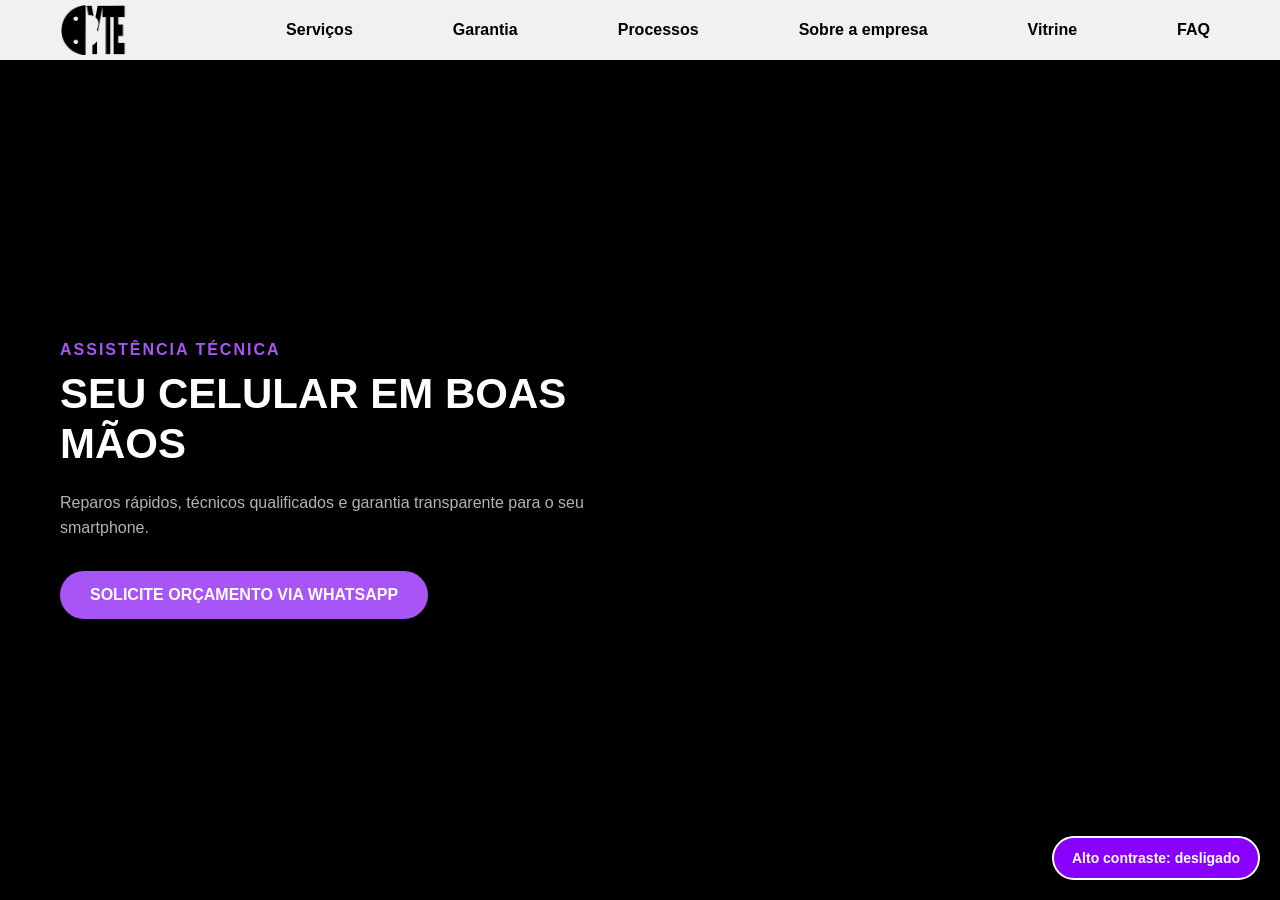
<file: index.html>
<!doctype html>
<html lang="pt-BR">
  <head>
    <meta charset="UTF-8" />
    <meta name="viewport" content="width=device-width, initial-scale=1.0" />
    <title>BYTE</title>

    <link rel="stylesheet" href="css/index.css" />
<link rel="stylesheet" href="css/contraste.css" />
<script src="js/contraste.js"></script>

</head>
  <body>
    <header class="dflex">
      <div class="container dflex index-header-inner">
        <div class="logo-container">
          <a href="index.html">
            <img class="logo" src="images/atumalak2.png" alt="Logotipo BYTE" />
          </a>
        </div>

        <nav>
          <ul class="menu-links">
            <li>
              <a href="pages/servicos.html">Serviços</a>
              <ul class="submenu">
                <li><a href="pages/servicos.html#tela">Troca de Tela</a></li>
                <li><a href="pages/servicos.html#bateria">Substituição de Bateria</a></li>
                <li><a href="pages/servicos.html#conector">Reparo em Conectores</a></li>
                <li><a href="pages/servicos.html#oxidacao">Recuperação de Aparelhos Molhados</a></li>
                <li><a href="pages/servicos.html#tampa">Troca de tampa traseira</a></li>
              </ul>
            </li>
            <li><a href="pages/garantia.html">Garantia</a></li>
            <li><a href="pages/processos.html">Processos</a></li>
            <li><a href="pages/sobre.html">Sobre a empresa</a></li>
            <li><a href="pages/vitrine.html">Vitrine</a></li>
            <li><a href="pages/faq.html">FAQ</a></li>
          </ul>
        </nav>
      </div>
    </header>

    <main class="centralizar index-main">
      <div class="container index-container">
        <div class="hero-textos">
          <span class="hero-tag">ASSISTÊNCIA TÉCNICA</span>
          <h1 class="hero-titulo">SEU CELULAR EM BOAS MÃOS</h1>
          <p class="hero-subtitulo">
            Reparos rápidos, técnicos qualificados e garantia transparente para
            o seu smartphone.
          </p>
          <a
            href="https://wa.me/5511919523289?text=Ol%C3%A1%21%20Vim%20pelo%20site%20da%20BYTE%20Assist%C3%AAncia%20T%C3%A9cnica%20e%20gostaria%20de%20solicitar%20um%20or%C3%A7amento.%0AModelo%20do%20aparelho%3A%20%0AProblema%20relatado%3A%20"
            target="_blank"
            rel="noopener noreferrer"
            class="btn-whatsapp-orcamento"
          >
            SOLICITE ORÇAMENTO VIA WHATSAPP
          </a>
        </div>
      </div>
    </main>
  </body>
</html>
</file>
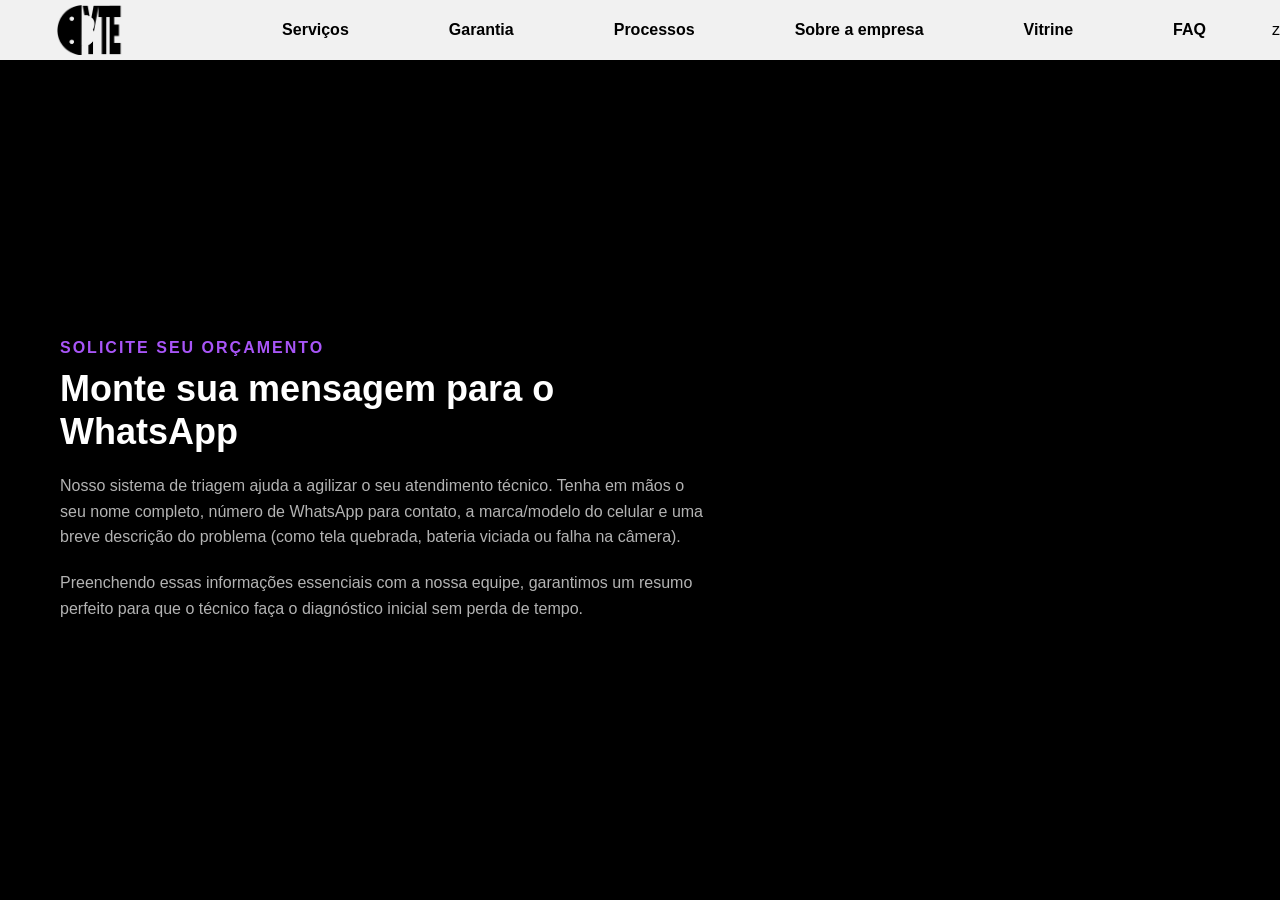
<file: orcamento.html>
<!DOCTYPE html>
<html lang="pt-BR">
<head>
    <meta charset="UTF-8">
    <meta name="viewport" content="width=device-width, initial-scale=1.0">
    <title>Solicite seu Orçamento - BYTE</title>
    <link rel="stylesheet" href="estilo.css">
</head>
<body>

    <!-- CABEÇALHO -->
    <header class="dflex">
        <div class="container dflex" style="justify-content: space-between; width: 100%;">
            <div class="logo-container"><img class="logo" src="imagens/atumalak2.png" alt="Logo"></div>
            <nav>
                <ul class="menu-links">
                    <li><a href="servicos.html">Serviços</a></li>
                    <li><a href="garantia.html">Garantia</a></li>
                    <li><a href="processos.html">Processos</a></li>
                    <li><a href="sobre.html">Sobre a empresa</a></li>
                    <li><a href="#">Vitrine</a></li> <!-- Deixamos o sustenido pois não tem essa tela -->
                    <li><a href="faq.html">FAQ</a></li>
                </ul>
            </nav>
        </div>z
    </header>

    <!-- CONTEÚDO PRINCIPAL -->
    <main class="centralizar">
        <div class="container">
            <div style="max-width: 650px; color: white; font-family: Arial, sans-serif;">
                <span style="color: #a855f7; font-weight: bold; letter-spacing: 2px; display: block; margin-bottom: 10px;">SOLICITE SEU ORÇAMENTO</span>
                <h1 style="font-size: 36px; font-weight: 800; margin-bottom: 20px; line-height: 1.2;">Monte sua mensagem para o WhatsApp</h1>
                <p style="color: #b3b3b3; font-size: 16px; line-height: 1.6; margin-bottom: 20px;">
                    Nosso sistema de triagem ajuda a agilizar o seu atendimento técnico. Tenha em mãos o seu nome completo, número de WhatsApp para contato, a marca/modelo do celular e uma breve descrição do problema (como tela quebrada, bateria viciada ou falha na câmera).
                </p>
                <p style="color: #b3b3b3; font-size: 16px; line-height: 1.6;">
                    Preenchendo essas informações essenciais com a nossa equipe, garantimos um resumo perfeito para que o técnico faça o diagnóstico inicial sem perda de tempo.
                </p>
            </div>
        </div>
    </main>

</body>
</html>
</file>
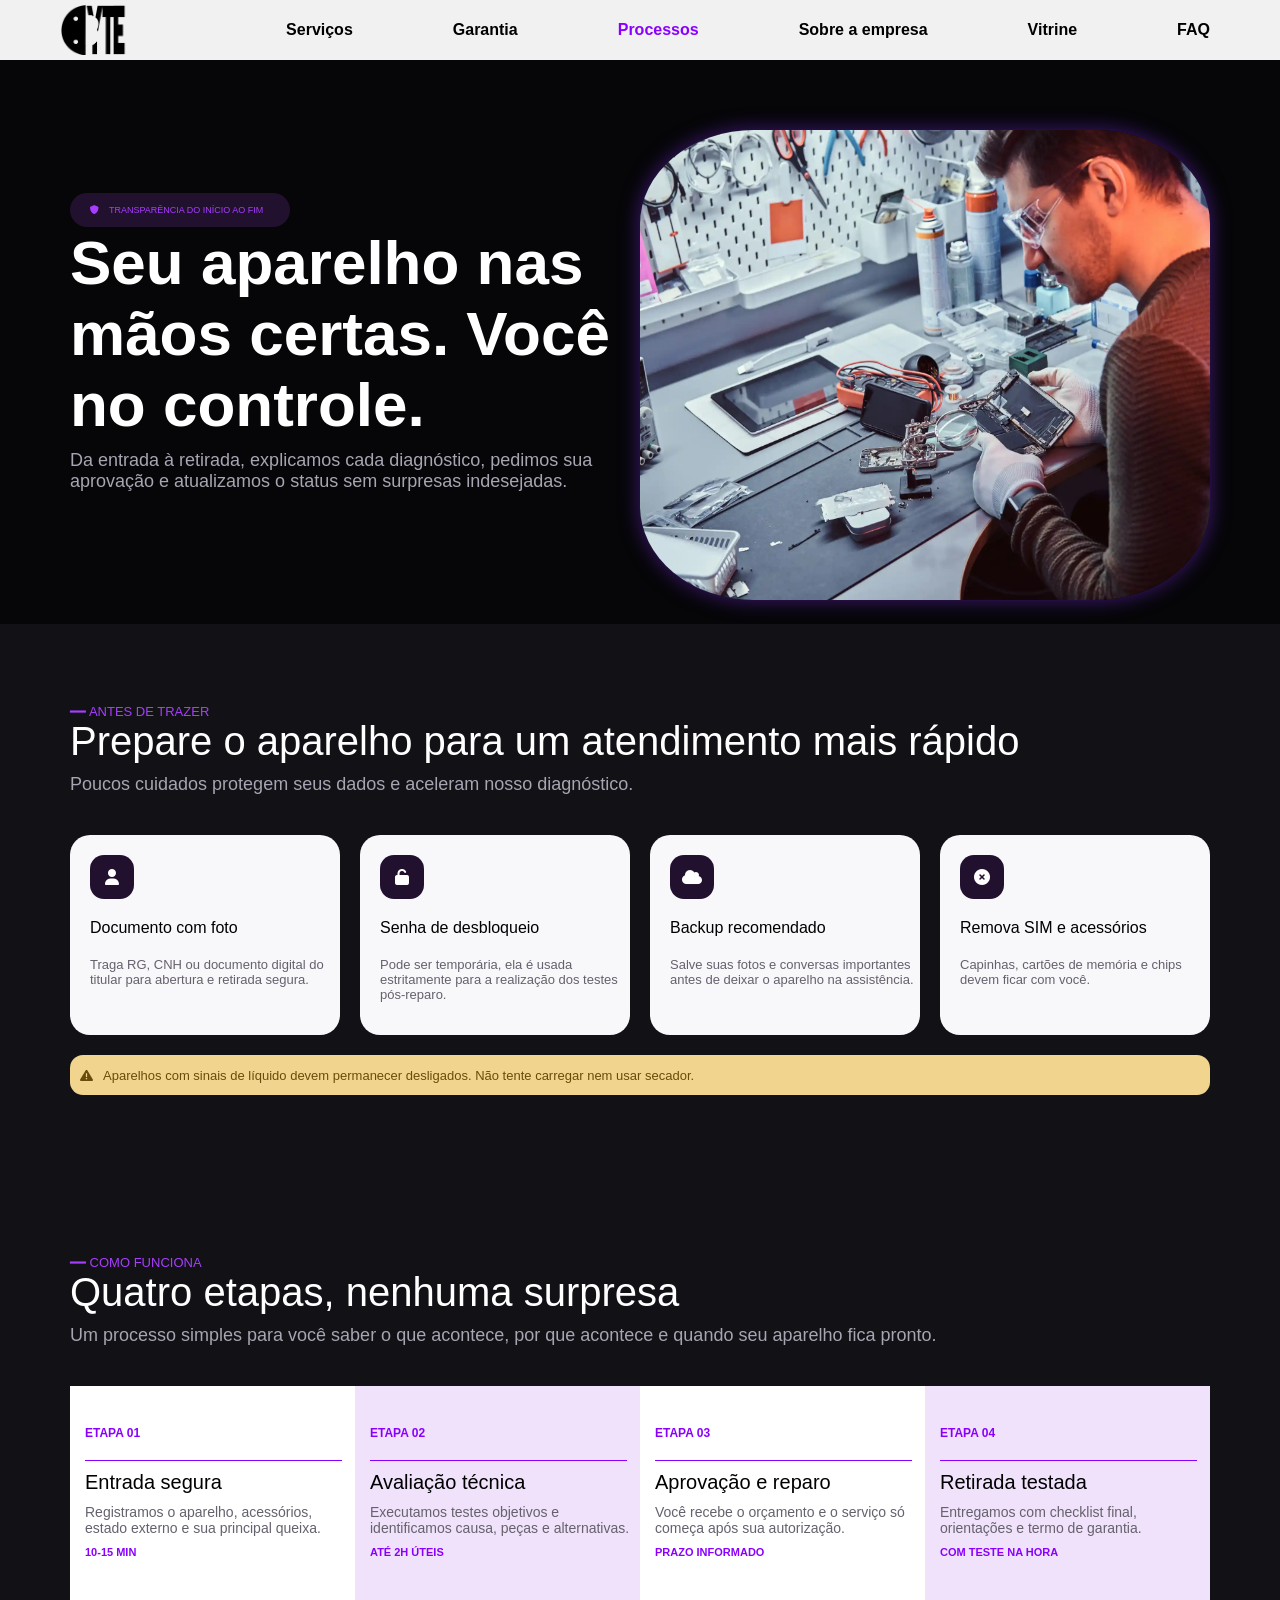
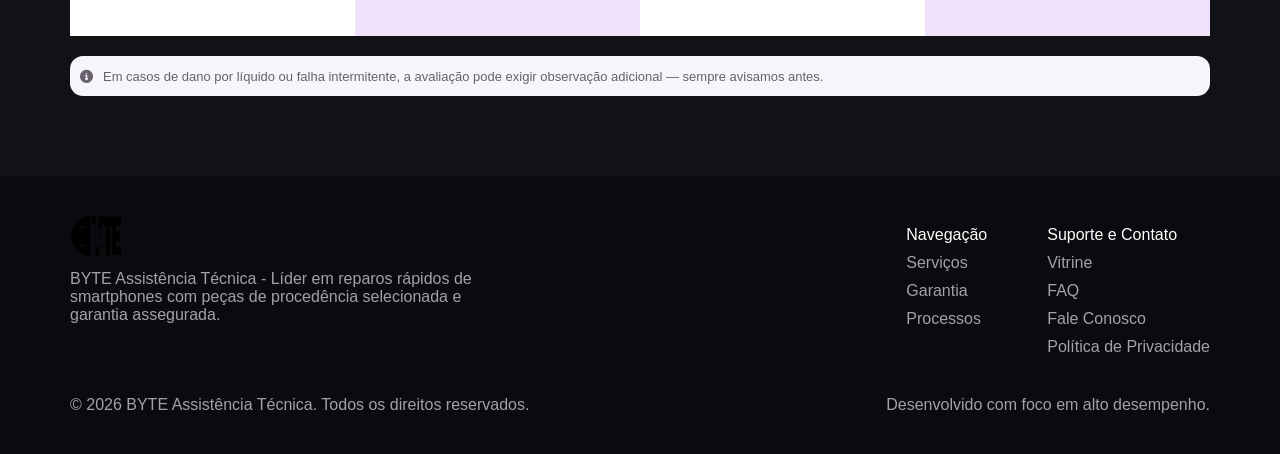
<file: processos.html>
<!doctype html>
<html lang="pt-BR">
  <head>
    <meta charset="UTF-8" />
    <meta name="viewport" content="width=device-width, initial-scale=1.0" />
    <title>Nossos Processos - BYTE</title>
    <link rel="stylesheet" href="estilo.css" />
    <link
      rel="stylesheet"
      href="https://cdnjs.cloudflare.com/ajax/libs/font-awesome/6.7.2/css/all.min.css"
    />
  </head>
  <body>
    <!-- CABEÇALHO -->
    <header class="dflex">
      <div
        class="container dflex"
        style="justify-content: space-between; width: 100%"
      >
        <div class="logo-container">
          <a href="telainicial.html"
            ><img class="logo" src="imagens/atumalak2.png" alt="Logo"
          /></a>
        </div>
        <nav>
          <ul class="menu-links">
            <li><a href="servicos.html">Serviços</a></li>
            <li><a href="garantia.html">Garantia</a></li>
            <li><a href="processos.html" class="p-nav-ativo">Processos</a></li>
            <li><a href="sobre.html">Sobre a empresa</a></li>
            <li><a href="#">Vitrine</a></li>
            <li><a href="faq.html">FAQ</a></li>
          </ul>
        </nav>
      </div>
    </header>

    <!-- CONTEÚDO PRINCIPAL -->
    <main id="p-main">
      <div id="p-container">
        <section id="p-conteudo-principal">
          <div id="p-cp-texto">
            <p id="info-cp"><i class="fa-solid fa-shield"></i>TRANSPARÊNCIA DO INÍCIO AO FIM</p>
            <h1>Seu aparelho nas mãos certas. Você no controle.</h1>
            <p class="subtexto-processos">
              Da entrada à retirada, explicamos cada diagnóstico, pedimos sua
              aprovação e atualizamos o status sem surpresas indesejadas.
            </p>
          </div>
          <div id="p-cp-img">
            <img src="/imagens/tecnico-manutencao.webp" alt="" />
          </div>
        </section>

        <section id="p-conteudo-secundario">
          <p class="p-frase">━━ ANTES DE TRAZER</p>
          <p class="texto-processos">
            Prepare o aparelho para um atendimento mais rápido
          </p>
          <p class="subtexto-processos">
            Poucos cuidados protegem seus dados e aceleram nosso diagnóstico.
          </p>
          <ul id="lista-processos">
            <li>
              <div class="p-caixa-icone">
                <i class="fa-solid fa-user p-icone"></i>
              </div>
              <p class="p-titulo-li">Documento com foto</p>
              <p class="p-descricao-li">
                Traga RG, CNH ou documento digital do titular para abertura e
                retirada segura.
              </p>
            </li>
            <li>
              <div class="p-caixa-icone">
                <i class="fa-solid fa-unlock p-icone"></i>
              </div>
              <p class="p-titulo-li">Senha de desbloqueio</p>
              <p class="p-descricao-li">
                Pode ser temporária, ela é usada estritamente para a realização
                dos testes pós-reparo.
              </p>
            </li>
            <li>
              <div class="p-caixa-icone">
                <i class="fa-solid fa-cloud p-icone"></i>
              </div>
              <p class="p-titulo-li">Backup recomendado</p>
              <p class="p-descricao-li">
                Salve suas fotos e conversas importantes antes de deixar o
                aparelho na assistência.
              </p>
            </li>
            <li>
              <div class="p-caixa-icone">
                <i class="fa-solid fa-circle-xmark p-icone"></i>
              </div>
              <p class="p-titulo-li">Remova SIM e acessórios</p>
              <p class="p-descricao-li">
                Capinhas, cartões de memória e chips devem ficar com você.
              </p>
            </li>
          </ul>
          <div class="p-cs-div-p">
            <p id="p-cs-alerta">
              <i class="fa-solid fa-triangle-exclamation"></i>
              Aparelhos com sinais de líquido devem permanecer desligados. Não
              tente carregar nem usar secador.
            </p>
          </div>
        </section>

        <section id="p-conteudo-terciario">
          <p class="p-frase">━━ COMO FUNCIONA</p>
          <p class="texto-processos">Quatro etapas, nenhuma surpresa</p>
          <p class="subtexto-processos">
            Um processo simples para você saber o que acontece, por que acontece
            e quando seu aparelho fica pronto.
          </p>
          <ul id="lista-etapas">
            <li>
              <p class="p-le-titulo">ETAPA 01</p>
              <hr class="p-divisoria" />
              <p class="p-le-descricao">Entrada segura</p>
              <p class="p-le-subdescricao">
                Registramos o aparelho, acessórios, estado externo e sua
                principal queixa.
              </p>
              <p class="p-le-tempo">10-15 MIN</p>
            </li>
            <li>
              <p class="p-le-titulo">ETAPA 02</p>
              <hr class="p-divisoria" />
              <p class="p-le-descricao">Avaliação técnica</p>
              <p class="p-le-subdescricao">
                Executamos testes objetivos e identificamos causa, peças e
                alternativas.
              </p>
              <p class="p-le-tempo">ATÉ 2H ÚTEIS</p>
            </li>
            <li>
              <p class="p-le-titulo">ETAPA 03</p>
              <hr class="p-divisoria" />
              <p class="p-le-descricao">Aprovação e reparo</p>
              <p class="p-le-subdescricao">
                Você recebe o orçamento e o serviço só começa após sua
                autorização.
              </p>
              <p class="p-le-tempo">PRAZO INFORMADO</p>
            </li>
            <li>
              <p class="p-le-titulo">ETAPA 04</p>
              <hr class="p-divisoria" />
              <p class="p-le-descricao">Retirada testada</p>
              <p class="p-le-subdescricao">
                Entregamos com checklist final, orientações e termo de garantia.
              </p>
              <p class="p-le-tempo">COM TESTE NA HORA</p>
            </li>
          </ul>
          <div class="p-cs-div-p">
            <p id="p-cs-orientacao">
              <i class="fa-solid fa-circle-info"></i>
              Em casos de dano por líquido ou falha intermitente, a avaliação
              pode exigir observação adicional — sempre avisamos antes.
            </p>
          </div>
        </section>
      </div>
    </main>
    <footer id="footer-pp">
      <div id="p-footer-top">
        <div id="p-footer-top-esquerda">
        <img class="logo-footer" src="imagens/atumalak2.png" alt="Logo"/>
        <p>
          BYTE Assistência Técnica - Líder em reparos rápidos de smartphones com
          peças de procedência selecionada e garantia assegurada.
        </p>
        </div>
        <div id="lista-footer-pp">
        <ul>
          <li class="item-destaque-lista-pp">Navegação</li>
          <li>Serviços</li>
          <li>Garantia</li>
          <li>Processos</li>
        </ul>
        <ul>
          <li class="item-destaque-lista-pp">Suporte e Contato</li>
          <li>Vitrine</li>
          <li>FAQ</li>
          <li>Fale Conosco</li>
          <li>Política de Privacidade</li>
        </ul>
        </div>
      </div>
      <div id="p-footer-bottom">
        <p>© 2026 BYTE Assistência Técnica. Todos os direitos reservados.</p>
        <p>Desenvolvido com foco em alto desempenho.</p>
      </div>
    </footer>
  </body>
</html>
</file>
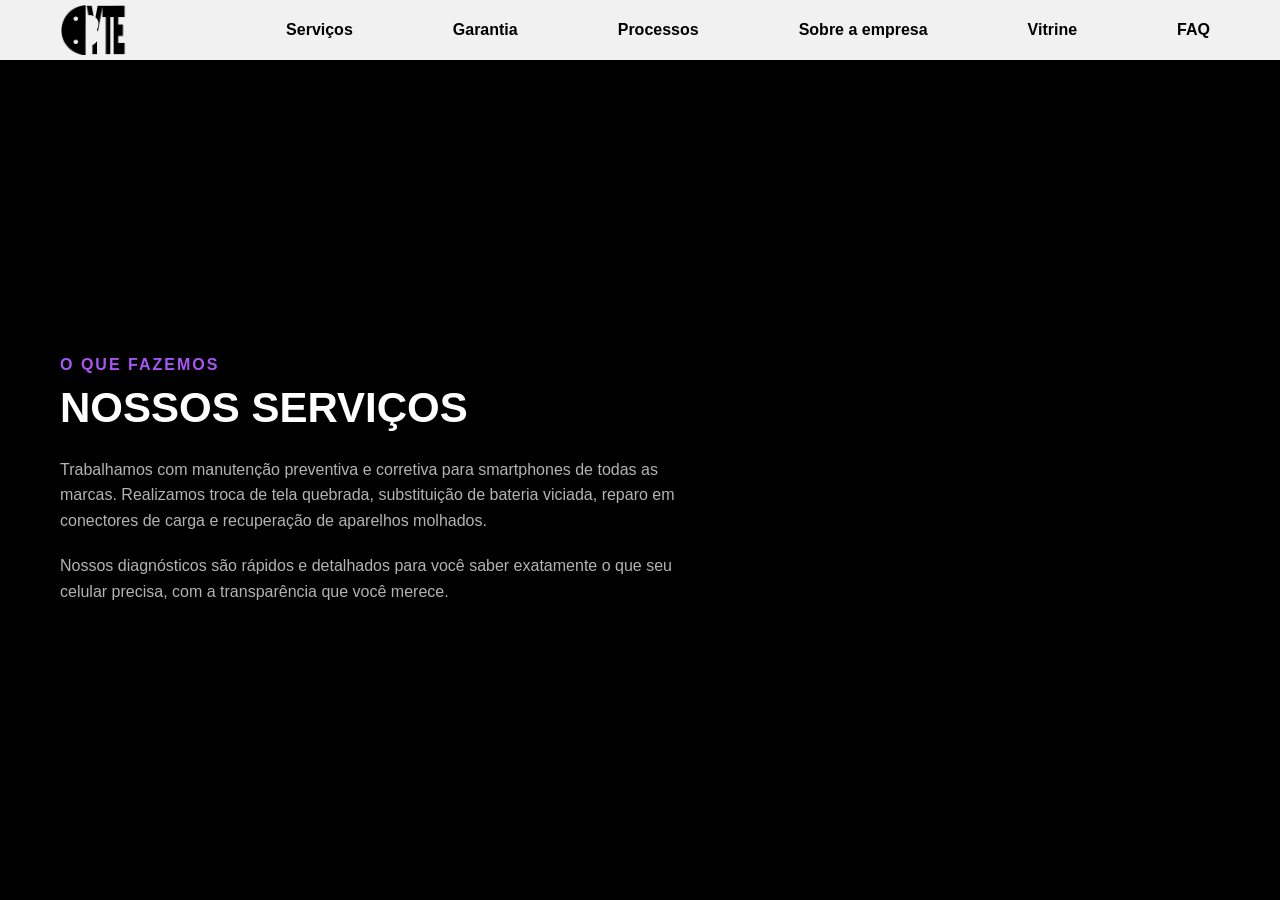
<file: servicos.html>
<!DOCTYPE html>
<html lang="pt-BR">
<head>
    <meta charset="UTF-8">
    <meta name="viewport" content="width=device-width, initial-scale=1.0">
    <title>Serviços - BYTE</title>
    
    <link rel="stylesheet" href="estilo.css">
</head>
<body>

    
    <header class="dflex">
        <div class="container dflex" style="justify-content: space-between; width: 100%;">
            <div class="logo-container">
                <img class="logo" src="imagens/atumalak2.png" alt="Logotipo BYTE">
            </div>
            <nav>
                <ul class="menu-links">
                    <li><a href="servicos.html">Serviços</a></li>
                    <li><a href="garantia.html">Garantia</a></li>
                    <li><a href="processos.html">Processos</a></li>
                    <li><a href="sobre.html">Sobre a empresa</a></li>
                    <li><a href="#">Vitrine</a></li> <!-- Deixamos o sustenido pois não tem essa tela -->
                    <li><a href="faq.html">FAQ</a></li>
                </ul>
            </nav>
        </div>
    </header>

    
    <main class="centralizar">
        <div class="container">
            
    
            <div class="servicos-conteudo" style="max-width: 650px; color: white; font-family: Arial, sans-serif;">
                <span style="color: #a855f7; font-weight: bold; letter-spacing: 2px; display: block; margin-bottom: 10px;">
                    O QUE FAZEMOS
                </span>
                <h1 style="font-size: 42px; font-weight: 800; margin-bottom: 25px; color: #ffffff;">
                    NOSSOS SERVIÇOS
                </h1>
                <p style="color: #b3b3b3; font-size: 16px; line-height: 1.6; margin-bottom: 20px;">
                    Trabalhamos com manutenção preventiva e corretiva para smartphones de todas as marcas. Realizamos troca de tela quebrada, substituição de bateria viciada, reparo em conectores de carga e recuperação de aparelhos molhados.
                </p>
                <p style="color: #b3b3b3; font-size: 16px; line-height: 1.6;">
                    Nossos diagnósticos são rápidos e detalhados para você saber exatamente o que seu celular precisa, com a transparência que você merece.
                </p>
            </div>

        </div>
    </main>

</body>
</html>
</file>
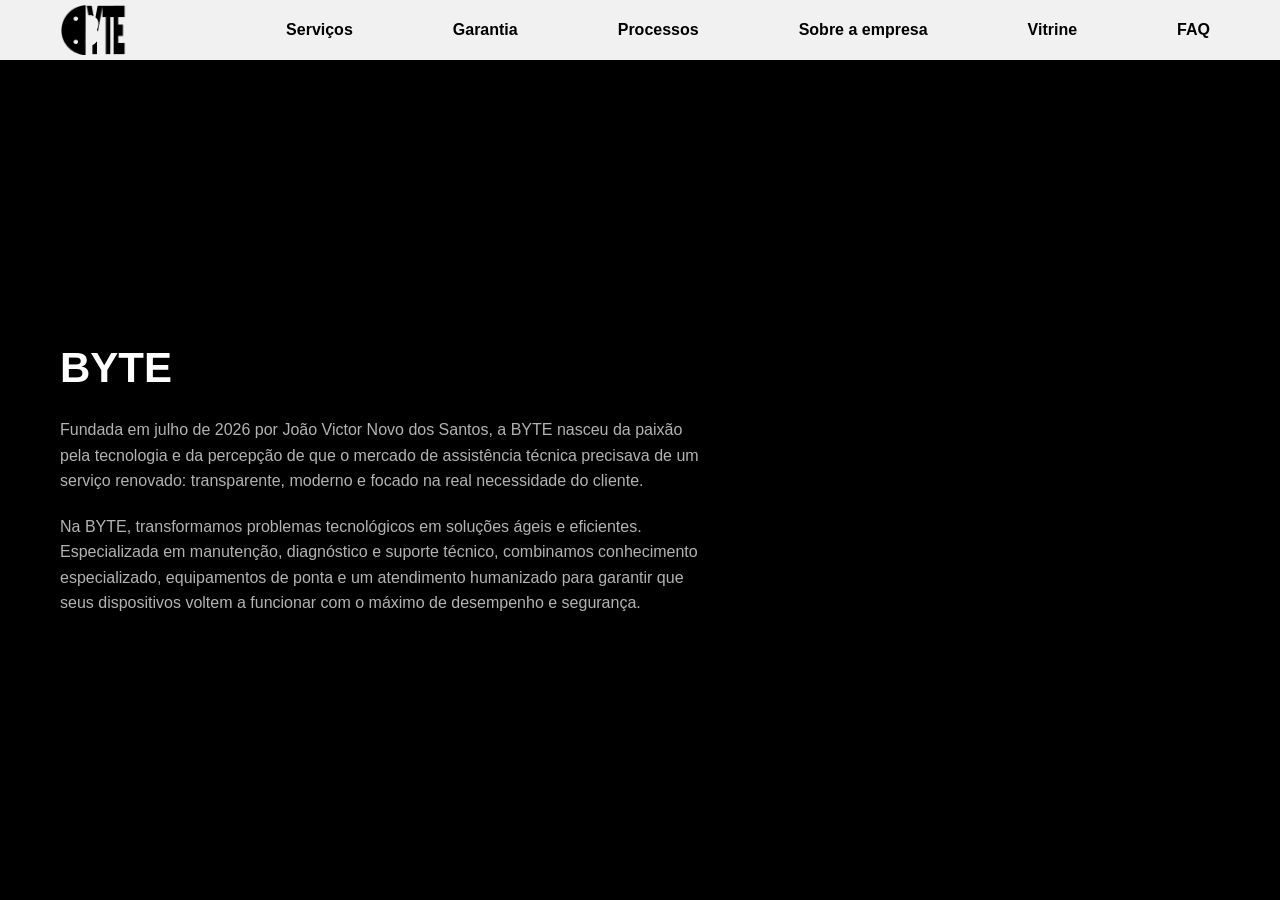
<file: sobre.html>
<!DOCTYPE html>
<html lang="pt-BR">
<head>
    <meta charset="UTF-8">
    <meta name="viewport" content="width=device-width, initial-scale=1.0">
    <title>Sobre a Empresa - BYTE</title>
    
    <link rel="stylesheet" href="estilo.css">
</head>
<body>

    <!-- 1. TOPO DO SITE -->
    <header class="dflex">
        <div class="container dflex" style="justify-content: space-between; width: 100%;">
            <div class="logo-container">
                <img class="logo" src="imagens/atumalak2.png" alt="Logotipo BYTE">
            </div>
            <nav>
                <ul class="menu-links">
                    <li><a href="servicos.html">Serviços</a></li>
                    <li><a href="garantia.html">Garantia</a></li>
                    <li><a href="processos.html">Processos</a></li>
                    <li><a href="sobre.html">Sobre a empresa</a></li>
                    <li><a href="#">Vitrine</a></li> 
                    <li><a href="faq.html">FAQ</a></li>
                </ul>
            </nav>
        </div>
    </header>

        <main class="centralizar">
        <div class="container">
            
            
            <div class="sobre-conteudo" style="max-width: 650px; color: white; font-family: Arial, sans-serif;">
                <h1 style="font-size: 42px; font-weight: 800; margin-bottom: 25px; color: #ffffff;">
                    BYTE
                </h1>
                <p style="color: #b3b3b3; font-size: 16px; line-height: 1.6; margin-bottom: 20px;">
                    Fundada em julho de 2026 por João Victor Novo dos Santos, a BYTE nasceu da paixão pela tecnologia e da percepção de que o mercado de assistência técnica precisava de um serviço renovado: transparente, moderno e focado na real necessidade do cliente.
                </p>
                <p style="color: #b3b3b3; font-size: 16px; line-height: 1.6;">
                    Na BYTE, transformamos problemas tecnológicos em soluções ágeis e eficientes. Especializada em manutenção, diagnóstico e suporte técnico, combinamos conhecimento especializado, equipamentos de ponta e um atendimento humanizado para garantir que seus dispositivos voltem a funcionar com o máximo de desempenho e segurança.
                </p>
            </div>

        </div>
    </main>

</body>
</html>
</file>
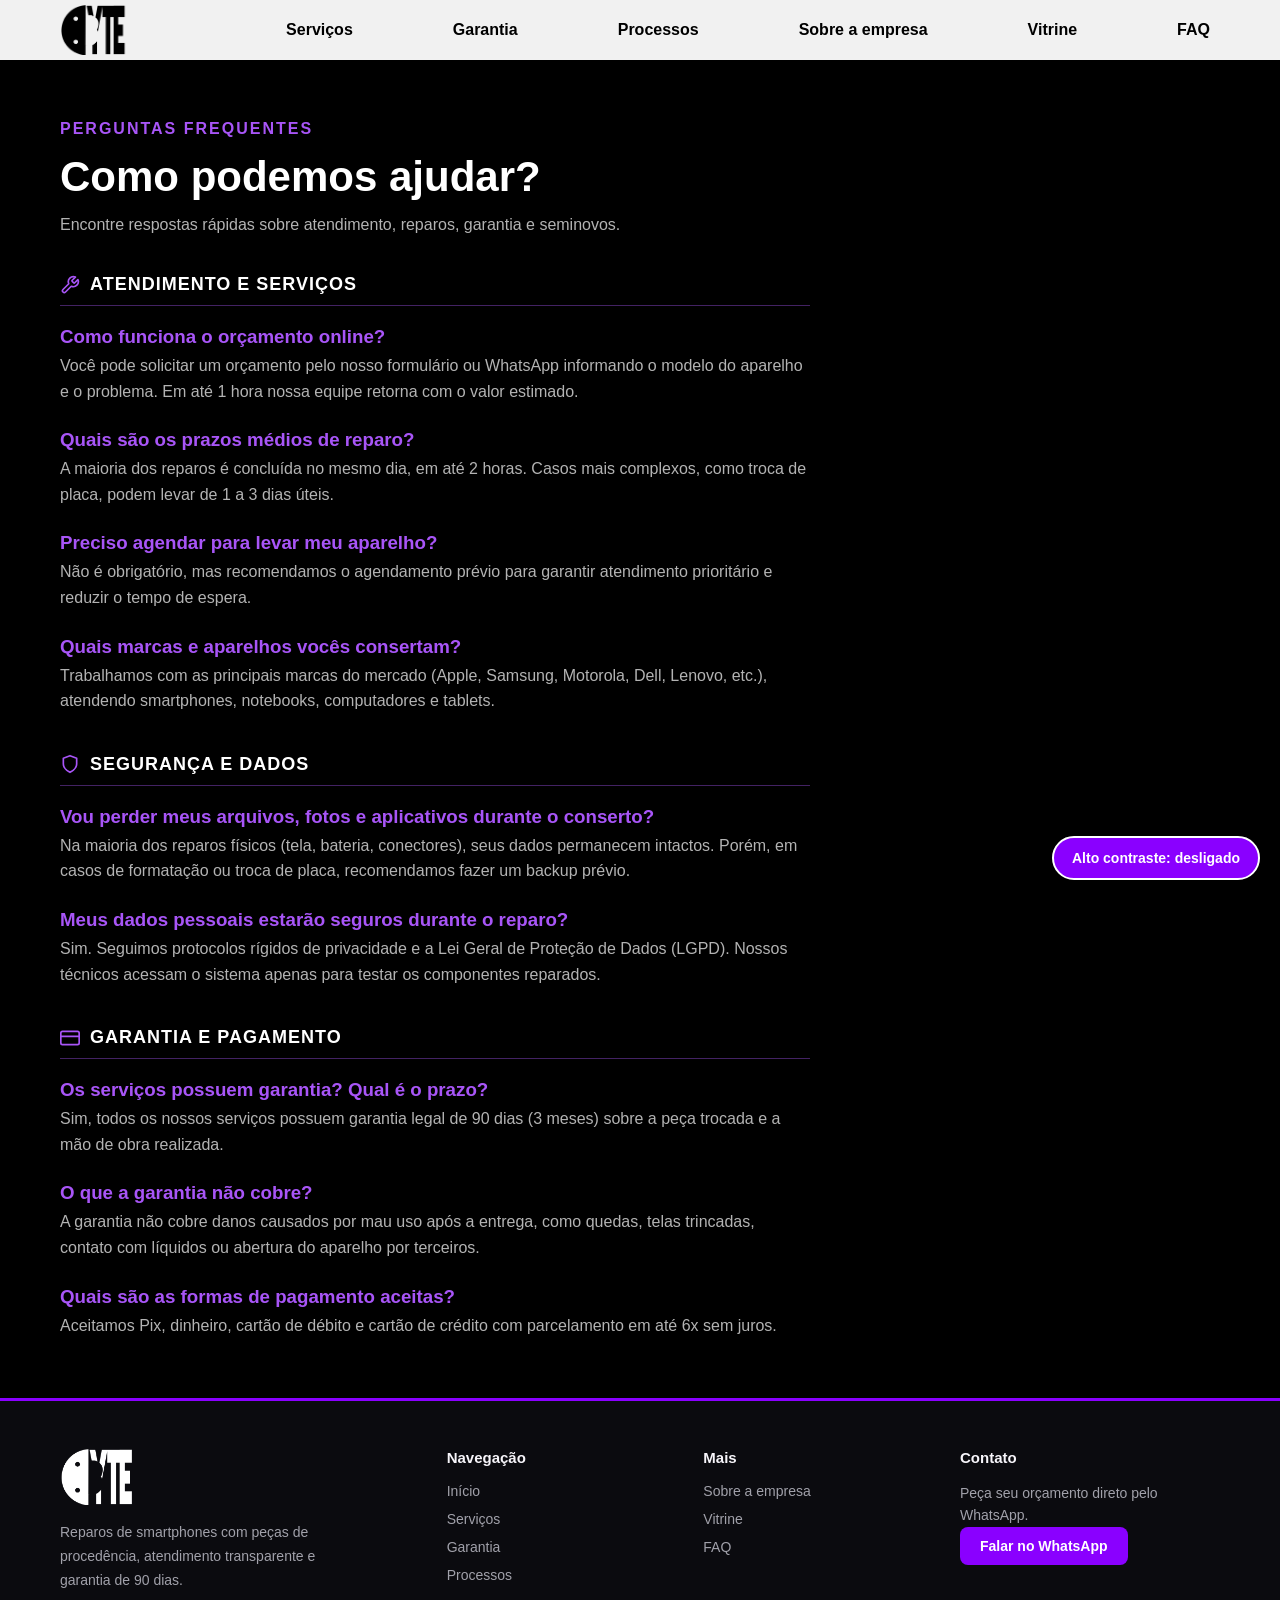
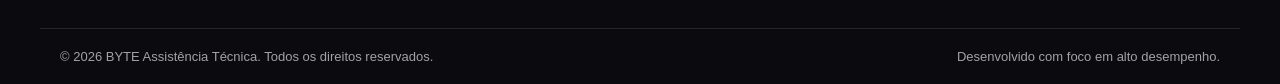
<file: pages/faq.html>
<!doctype html>
<html lang="pt-BR">
  <head>
    <meta charset="UTF-8" />
    <meta name="viewport" content="width=device-width, initial-scale=1.0" />
    <title>FAQ - BYTE</title>
    <link rel="stylesheet" href="../css/faq.css" />
      <link rel="stylesheet" href="../css/footer.css" />
    <link rel="stylesheet" href="../css/contraste.css" />
    <script src="../js/contraste.js"></script>
</head>
  <body>
    <header class="dflex">
      <div class="container dflex faq-header-inner">
        <div class="logo-container">
          <a href="../index.html">
            <img
              class="logo"
              src="../images/atumalak2.png"
              alt="Logotipo BYTE"
            />
          </a>
        </div>
        <nav>
          <ul class="menu-links">
            <li>
              <a href="servicos.html">Serviços</a>
              <ul class="submenu">
                <li><a href="servicos.html#tela">Troca de Tela</a></li>
                <li><a href="servicos.html#bateria">Substituição de Bateria</a></li>
                <li><a href="servicos.html#conector">Reparo em Conectores</a></li>
                <li><a href="servicos.html#oxidacao">Recuperação de Aparelhos Molhados</a></li>
                <li><a href="servicos.html#tampa">Troca de tampa traseira</a></li>
              </ul>
            </li>
            <li><a href="garantia.html">Garantia</a></li>
            <li><a href="processos.html">Processos</a></li>
            <li><a href="sobre.html">Sobre a empresa</a></li>
            <li><a href="vitrine.html">Vitrine</a></li>
            <li><a href="faq.html">FAQ</a></li>
          </ul>
        </nav>
      </div>
    </header>

    <!-- CONTEÚDO PRINCIPAL -->
    <main id="faq-main" class="centralizar">
      <div class="container faq-container">
        <div class="faq-topo">
          <span class="faq-tag">PERGUNTAS FREQUENTES</span>
          <h1 class="faq-titulo">Como podemos ajudar?</h1>
          <p class="faq-subtitulo">
            Encontre respostas rápidas sobre atendimento, reparos, garantia e
            seminovos.
          </p>
        </div>

        <!-- Categorias, Perguntas e Respostas -->
        <div class="faq-categorias">
          <!-- CATEGORIA 1: ATENDIMENTO E SERVIÇOS -->
          <section class="faq-categoria">
            <h2 class="faq-categoria-titulo">
              <svg
                width="20"
                height="20"
                viewBox="0 0 24 24"
                fill="none"
                stroke="#a855f7"
                stroke-width="2"
                stroke-linecap="round"
                stroke-linejoin="round"
              >
                <path
                  d="M14.7 6.3a1 1 0 0 0 0 1.4l1.6 1.6a1 1 0 0 0 1.4 0l3.77-3.77a6 6 0 0 1-7.94 7.94l-6.91 6.91a2.12 2.12 0 0 1-3-3l6.91-6.91a6 6 0 0 1 7.94-7.94l-3.76 3.76z"
                />
              </svg>
              Atendimento e Serviços
            </h2>

            <div class="faq-lista-perguntas">
              <div class="faq-item">
                <h3 class="faq-pergunta">Como funciona o orçamento online?</h3>
                <p class="faq-resposta">
                  Você pode solicitar um orçamento pelo nosso formulário ou
                  WhatsApp informando o modelo do aparelho e o problema. Em até 1
                  hora nossa equipe retorna com o valor estimado.
                </p>
              </div>

              <div class="faq-item">
                <h3 class="faq-pergunta">
                  Quais são os prazos médios de reparo?
                </h3>
                <p class="faq-resposta">
                  A maioria dos reparos é concluída no mesmo dia, em até 2
                  horas. Casos mais complexos, como troca de placa, podem levar
                  de 1 a 3 dias úteis.
                </p>
              </div>

              <div class="faq-item">
                <h3 class="faq-pergunta">
                  Preciso agendar para levar meu aparelho?
                </h3>
                <p class="faq-resposta">
                  Não é obrigatório, mas recomendamos o agendamento prévio para
                  garantir atendimento prioritário e reduzir o tempo de espera.
                </p>
              </div>

              <div class="faq-item">
                <h3 class="faq-pergunta">
                  Quais marcas e aparelhos vocês consertam?
                </h3>
                <p class="faq-resposta">
                  Trabalhamos com as principais marcas do mercado (Apple,
                  Samsung, Motorola, Dell, Lenovo, etc.), atendendo
                  smartphones, notebooks, computadores e tablets.
                </p>
              </div>
            </div>
          </section>

          <!-- CATEGORIA 2: SEGURANÇA E DADOS -->
          <section class="faq-categoria">
            <h2 class="faq-categoria-titulo">
              <svg
                width="20"
                height="20"
                viewBox="0 0 24 24"
                fill="none"
                stroke="#a855f7"
                stroke-width="2"
                stroke-linecap="round"
                stroke-linejoin="round"
              >
                <path d="M12 22s8-4 8-10V5l-8-3-8 3v7c0 6 8 10 8 10z" />
              </svg>
              Segurança e Dados
            </h2>

            <div class="faq-lista-perguntas">
              <div class="faq-item">
                <h3 class="faq-pergunta">
                  Vou perder meus arquivos, fotos e aplicativos durante o
                  conserto?
                </h3>
                <p class="faq-resposta">
                  Na maioria dos reparos físicos (tela, bateria, conectores),
                  seus dados permanecem intactos. Porém, em casos de formatação
                  ou troca de placa, recomendamos fazer um backup prévio.
                </p>
              </div>

              <div class="faq-item">
                <h3 class="faq-pergunta">
                  Meus dados pessoais estarão seguros durante o reparo?
                </h3>
                <p class="faq-resposta">
                  Sim. Seguimos protocolos rígidos de privacidade e a Lei Geral
                  de Proteção de Dados (LGPD). Nossos técnicos acessam o sistema
                  apenas para testar os componentes reparados.
                </p>
              </div>
            </div>
          </section>

          <!-- CATEGORIA 3: GARANTIA E PAGAMENTO -->
          <section class="faq-categoria">
            <h2 class="faq-categoria-titulo">
              <svg
                width="20"
                height="20"
                viewBox="0 0 24 24"
                fill="none"
                stroke="#a855f7"
                stroke-width="2"
                stroke-linecap="round"
                stroke-linejoin="round"
              >
                <rect x="1" y="4" width="22" height="16" rx="2" ry="2" />
                <line x1="1" y1="10" x2="23" y2="10" />
              </svg>
              Garantia e Pagamento
            </h2>

            <div class="faq-lista-perguntas">
              <div class="faq-item">
                <h3 class="faq-pergunta">
                  Os serviços possuem garantia? Qual é o prazo?
                </h3>
                <p class="faq-resposta">
                  Sim, todos os nossos serviços possuem garantia legal de 90 dias
                  (3 meses) sobre a peça trocada e a mão de obra realizada.
                </p>
              </div>

              <div class="faq-item">
                <h3 class="faq-pergunta">O que a garantia não cobre?</h3>
                <p class="faq-resposta">
                  A garantia não cobre danos causados por mau uso após a entrega,
                  como quedas, telas trincadas, contato com líquidos ou abertura
                  do aparelho por terceiros.
                </p>
              </div>

              <div class="faq-item">
                <h3 class="faq-pergunta">
                  Quais são as formas de pagamento aceitas?
                </h3>
                <p class="faq-resposta">
                  Aceitamos Pix, dinheiro, cartão de débito e cartão de crédito
                  com parcelamento em até 6x sem juros.
                </p>
              </div>
            </div>
          </section>
        </div>
      </div>
    </main>
  
    <footer class="site-footer">
      <div class="footer-inner">
        <div class="footer-marca">
          <img class="logo-footer" src="../images/atumalak2.png" alt="Logotipo BYTE" />
          <p>
            Reparos de smartphones com peças de procedência, atendimento
            transparente e garantia de 90 dias.
          </p>
        </div>

        <nav class="footer-coluna" aria-label="Navegação do rodapé">
          <h2>Navegação</h2>
          <ul>
            <li><a href="../index.html">Início</a></li>
            <li><a href="servicos.html">Serviços</a></li>
            <li><a href="garantia.html">Garantia</a></li>
            <li><a href="processos.html">Processos</a></li>
          </ul>
        </nav>

        <nav class="footer-coluna" aria-label="Mais informações">
          <h2>Mais</h2>
          <ul>
            <li><a href="sobre.html">Sobre a empresa</a></li>
            <li><a href="vitrine.html">Vitrine</a></li>
            <li><a href="faq.html">FAQ</a></li>
          </ul>
        </nav>

        <div class="footer-coluna">
          <h2>Contato</h2>
          <p class="footer-contato-texto">Peça seu orçamento direto pelo WhatsApp.</p>
          <a
            class="footer-whatsapp"
            href="https://wa.me/5511919523289?text=Ol%C3%A1%21%20Vim%20pelo%20site%20da%20BYTE%20Assist%C3%AAncia%20T%C3%A9cnica%20e%20gostaria%20de%20solicitar%20um%20or%C3%A7amento."
            target="_blank"
            rel="noopener noreferrer"
            >Falar no WhatsApp</a
          >
        </div>
      </div>

      <div class="footer-base">
        <p>© 2026 BYTE Assistência Técnica. Todos os direitos reservados.</p>
        <p>Desenvolvido com foco em alto desempenho.</p>
      </div>
    </footer>
  </body>
</html>
</file>
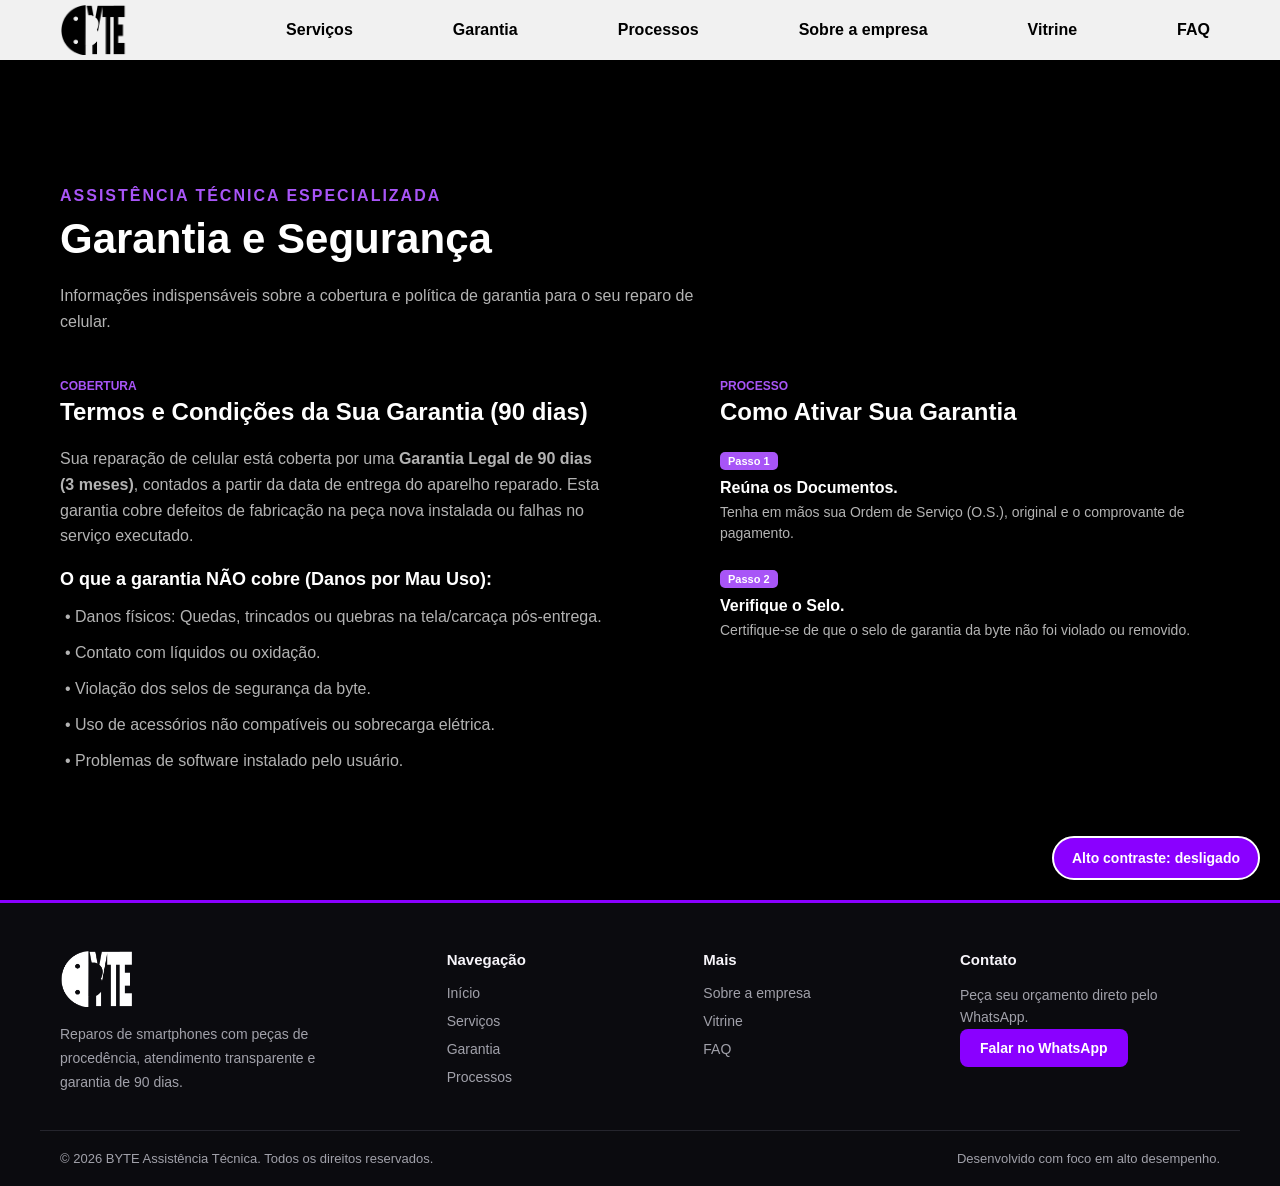
<file: pages/garantia.html>
<!doctype html>
<html lang="pt-BR">
  <head>
    <meta charset="UTF-8" />
    <meta name="viewport" content="width=device-width, initial-scale=1.0" />
    <title>Garantia e Segurança - BYTE</title>
    <link rel="stylesheet" href="../css/garantia.css" />
      <link rel="stylesheet" href="../css/footer.css" />
    <link rel="stylesheet" href="../css/contraste.css" />
    <script src="../js/contraste.js"></script>
</head>
  <body>
    <header class="dflex">
      <div class="container dflex garantia-header-inner">
        <div class="logo-container">
          <a href="../index.html">
            <img
              class="logo"
              src="../images/atumalak2.png"
              alt="Logotipo BYTE"
            />
          </a>
        </div>
        <nav>
          <ul class="menu-links">
            <li>
              <a href="servicos.html">Serviços</a>
              <ul class="submenu">
                <li><a href="servicos.html#tela">Troca de Tela</a></li>
                <li><a href="servicos.html#bateria">Substituição de Bateria</a></li>
                <li><a href="servicos.html#conector">Reparo em Conectores</a></li>
                <li><a href="servicos.html#oxidacao">Recuperação de Aparelhos Molhados</a></li>
                <li><a href="servicos.html#tampa">Troca de tampa traseira</a></li>
              </ul>
            </li>
            <li><a href="garantia.html">Garantia</a></li>
            <li><a href="processos.html">Processos</a></li>
            <li><a href="sobre.html">Sobre a empresa</a></li>
            <li><a href="vitrine.html">Vitrine</a></li>
            <li><a href="faq.html">FAQ</a></li>
          </ul>
        </nav>
      </div>
    </header>

    <main id="garantia-main" class="centralizar">
      <div class="container garantia-container">
        <div class="garantia-cabecalho">
          <span class="garantia-tag-topo">ASSISTÊNCIA TÉCNICA ESPECIALIZADA</span>
          <h1 class="garantia-titulo">Garantia e Segurança</h1>
          <p class="garantia-subtitulo">
            Informações indispensáveis sobre a cobertura e política de garantia
            para o seu reparo de celular.
          </p>
        </div>

        <div class="dflex garantia-grid">
          <div class="garantia-coluna garantia-coluna-cobertura">
            <span class="garantia-label-secao">COBERTURA</span>
            <h2 class="garantia-subsecao-titulo">
              Termos e Condições da Sua Garantia (90 dias)
            </h2>

            <p class="garantia-texto">
              Sua reparação de celular está coberta por uma
              <strong>Garantia Legal de 90 dias (3 meses)</strong>, contados a
              partir da data de entrega do aparelho reparado. Esta garantia
              cobre defeitos de fabricação na peça nova instalada ou falhas no
              serviço executado.
            </p>

            <h3 class="garantia-lista-titulo">
              O que a garantia NÃO cobre (Danos por Mau Uso):
            </h3>
            <ul class="garantia-lista-mau-uso">
              <li>
                • Danos físicos: Quedas, trincados ou quebras na tela/carcaça
                pós-entrega.
              </li>
              <li>• Contato com líquidos ou oxidação.</li>
              <li>• Violação dos selos de segurança da byte.</li>
              <li>
                • Uso de acessórios não compatíveis ou sobrecarga elétrica.
              </li>
              <li>• Problemas de software instalado pelo usuário.</li>
            </ul>
          </div>

          <div class="garantia-coluna garantia-coluna-processo">
            <span class="garantia-label-secao">PROCESSO</span>
            <h2 class="garantia-subsecao-titulo garantia-processo-titulo">
              Como Ativar Sua Garantia
            </h2>

            <div class="garantia-passo">
              <span class="garantia-passo-badge">Passo 1</span>
              <h4 class="garantia-passo-titulo">Reúna os Documentos.</h4>
              <p class="garantia-passo-texto">
                Tenha em mãos sua Ordem de Serviço (O.S.), original e o
                comprovante de pagamento.
              </p>
            </div>

            <div>
              <span class="garantia-passo-badge">Passo 2</span>
              <h4 class="garantia-passo-titulo">Verifique o Selo.</h4>
              <p class="garantia-passo-texto">
                Certifique-se de que o selo de garantia da byte não foi violado
                ou removido.
              </p>
            </div>
          </div>
        </div>
      </div>
    </main>
  
    <footer class="site-footer">
      <div class="footer-inner">
        <div class="footer-marca">
          <img class="logo-footer" src="../images/atumalak2.png" alt="Logotipo BYTE" />
          <p>
            Reparos de smartphones com peças de procedência, atendimento
            transparente e garantia de 90 dias.
          </p>
        </div>

        <nav class="footer-coluna" aria-label="Navegação do rodapé">
          <h2>Navegação</h2>
          <ul>
            <li><a href="../index.html">Início</a></li>
            <li><a href="servicos.html">Serviços</a></li>
            <li><a href="garantia.html">Garantia</a></li>
            <li><a href="processos.html">Processos</a></li>
          </ul>
        </nav>

        <nav class="footer-coluna" aria-label="Mais informações">
          <h2>Mais</h2>
          <ul>
            <li><a href="sobre.html">Sobre a empresa</a></li>
            <li><a href="vitrine.html">Vitrine</a></li>
            <li><a href="faq.html">FAQ</a></li>
          </ul>
        </nav>

        <div class="footer-coluna">
          <h2>Contato</h2>
          <p class="footer-contato-texto">Peça seu orçamento direto pelo WhatsApp.</p>
          <a
            class="footer-whatsapp"
            href="https://wa.me/5511919523289?text=Ol%C3%A1%21%20Vim%20pelo%20site%20da%20BYTE%20Assist%C3%AAncia%20T%C3%A9cnica%20e%20gostaria%20de%20solicitar%20um%20or%C3%A7amento."
            target="_blank"
            rel="noopener noreferrer"
            >Falar no WhatsApp</a
          >
        </div>
      </div>

      <div class="footer-base">
        <p>© 2026 BYTE Assistência Técnica. Todos os direitos reservados.</p>
        <p>Desenvolvido com foco em alto desempenho.</p>
      </div>
    </footer>
  </body>
</html>
</file>
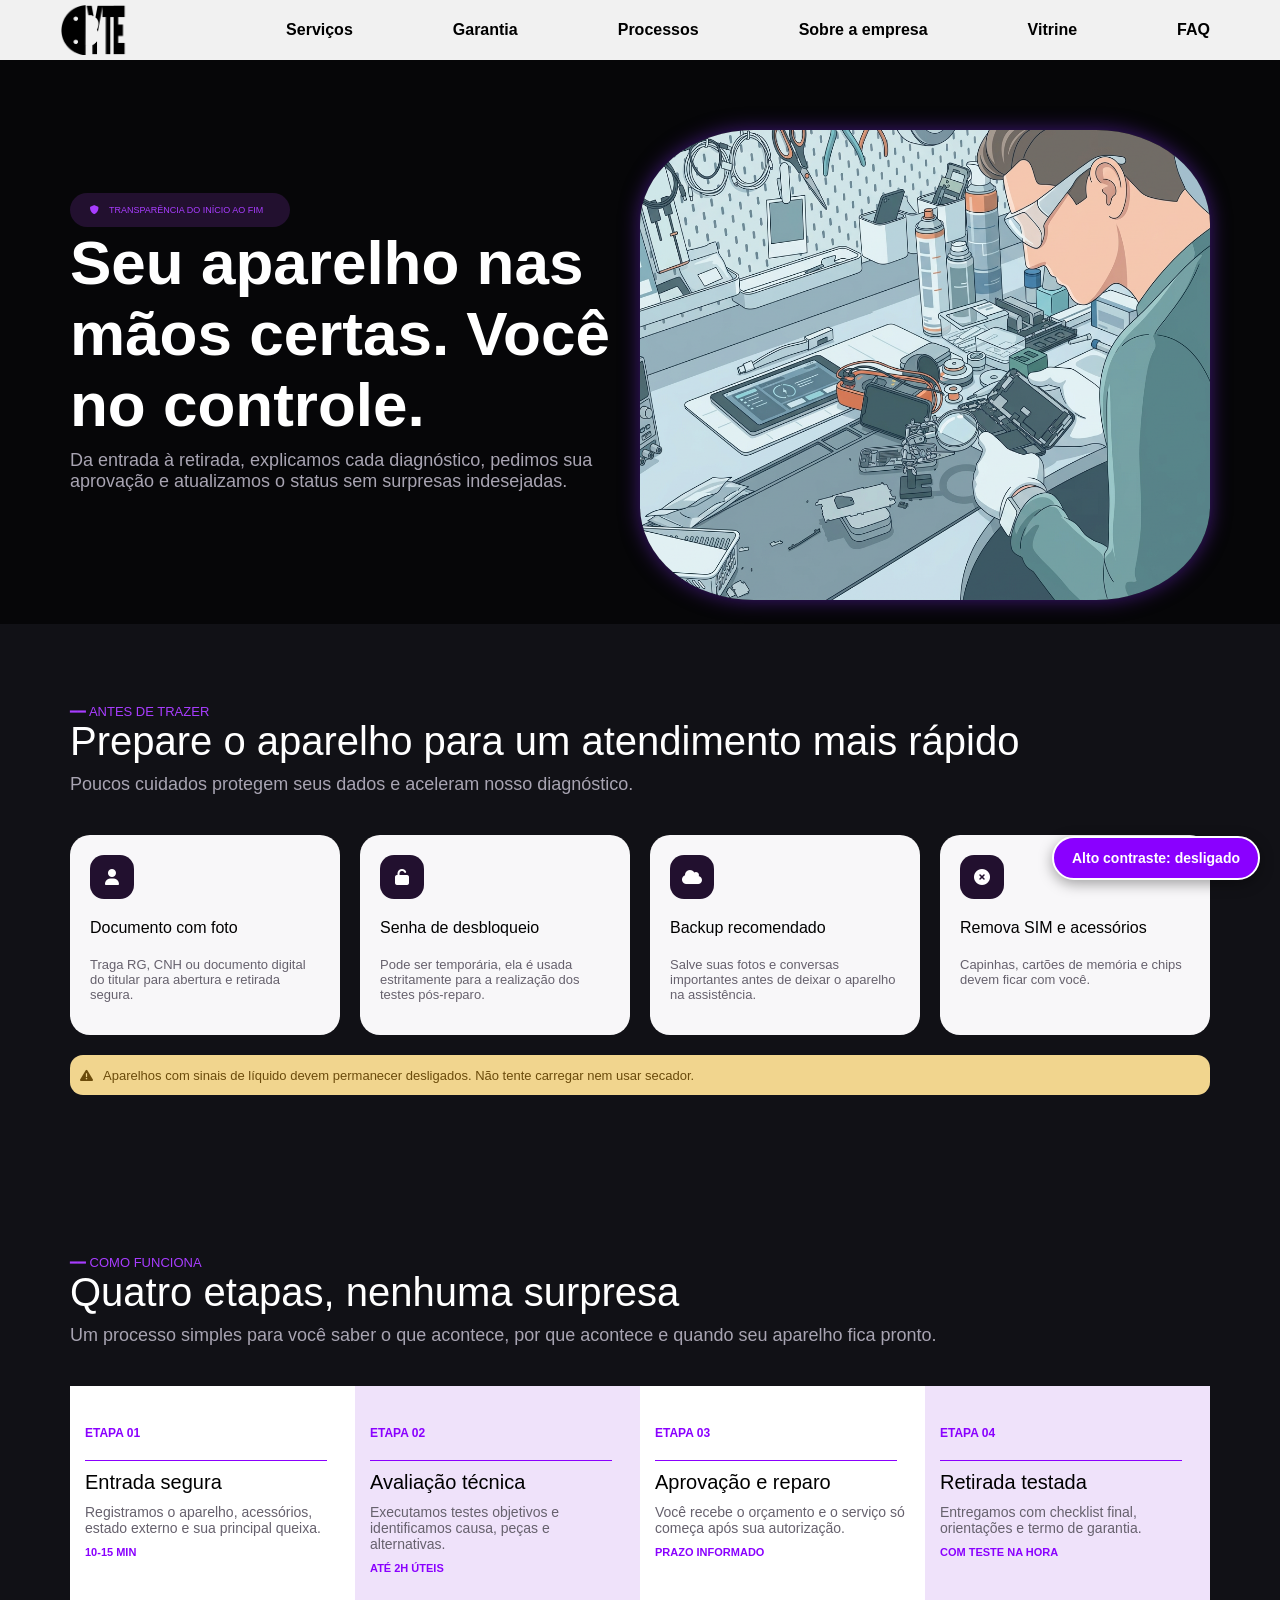
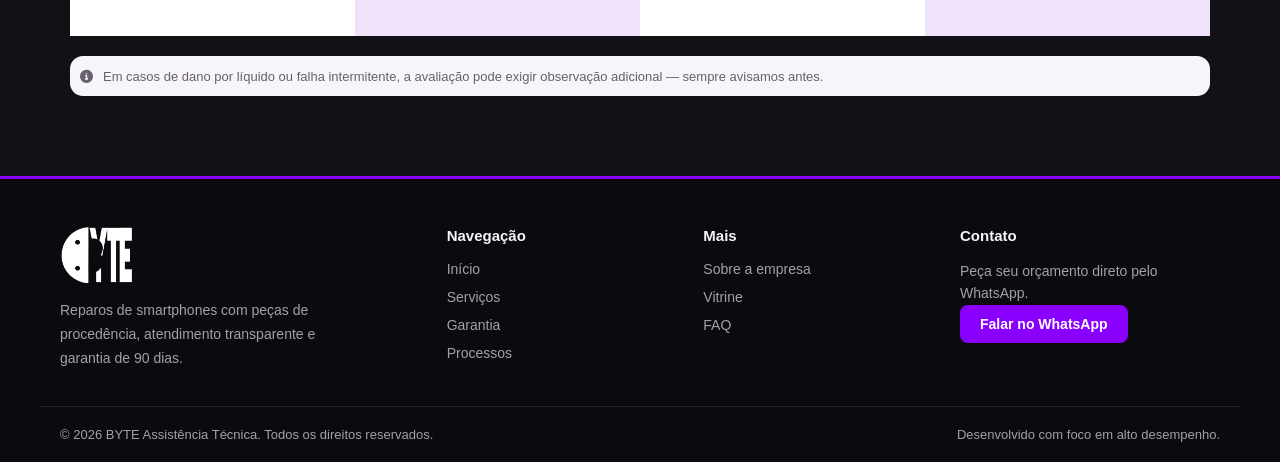
<file: pages/processos.html>
<!doctype html>
<html lang="pt-BR">
  <head>
    <meta charset="UTF-8" />
    <meta name="viewport" content="width=device-width, initial-scale=1.0" />
    <title>Nossos Processos - BYTE</title>
    <link rel="stylesheet" href="../css/processos.css" />
    <link
      rel="stylesheet"
      href="https://cdnjs.cloudflare.com/ajax/libs/font-awesome/6.7.2/css/all.min.css"
    />
      <link rel="stylesheet" href="../css/footer.css" />
    <link rel="stylesheet" href="../css/contraste.css" />
    <script src="../js/contraste.js"></script>
</head>
  <body>
    <!-- CABEÇALHO -->
    <header class="dflex">
      <div class="container dflex p-header-inner">
        <div class="logo-container">
          <a href="../index.html"
            ><img class="logo" src="../images/atumalak2.png" alt="Logo"
          /></a>
        </div>
        <nav>
          <ul class="menu-links">
            <li>
              <a href="servicos.html">Serviços</a>
              <ul class="submenu">
                <li><a href="servicos.html#tela">Troca de Tela</a></li>
                <li><a href="servicos.html#bateria">Substituição de Bateria</a></li>
                <li><a href="servicos.html#conector">Reparo em Conectores</a></li>
                <li><a href="servicos.html#oxidacao">Recuperação de Aparelhos Molhados</a></li>
                <li><a href="servicos.html#tampa">Troca de tampa traseira</a></li>
              </ul>
            </li>
            <li><a href="garantia.html">Garantia</a></li>
            <li><a href="processos.html">Processos</a></li>
            <li><a href="sobre.html">Sobre a empresa</a></li>
            <li><a href="vitrine.html">Vitrine</a></li>
            <li><a href="faq.html">FAQ</a></li>
          </ul>
        </nav>
      </div>
    </header>

    <!-- CONTEÚDO PRINCIPAL -->
    <main id="p-main">
      <div id="p-container">
        <section id="p-conteudo-principal">
          <div id="p-cp-texto">
            <p id="info-cp"><i class="fa-solid fa-shield"></i>TRANSPARÊNCIA DO INÍCIO AO FIM</p>
            <h1>Seu aparelho nas mãos certas. Você no controle.</h1>
            <p class="subtexto-processos">
              Da entrada à retirada, explicamos cada diagnóstico, pedimos sua
              aprovação e atualizamos o status sem surpresas indesejadas.
            </p>
          </div>
          <div id="p-cp-img">
            <img src="../images/tecnico-manutencao.png" alt="" />
          </div>
        </section>

        <section id="p-conteudo-secundario">
          <p class="p-frase">━━ ANTES DE TRAZER</p>
          <p class="texto-processos">
            Prepare o aparelho para um atendimento mais rápido
          </p>
          <p class="subtexto-processos">
            Poucos cuidados protegem seus dados e aceleram nosso diagnóstico.
          </p>
          <ul id="lista-processos">
            <li>
              <div class="p-caixa-icone">
                <i class="fa-solid fa-user p-icone"></i>
              </div>
              <p class="p-titulo-li">Documento com foto</p>
              <p class="p-descricao-li">
                Traga RG, CNH ou documento digital do titular para abertura e
                retirada segura.
              </p>
            </li>
            <li>
              <div class="p-caixa-icone">
                <i class="fa-solid fa-unlock p-icone"></i>
              </div>
              <p class="p-titulo-li">Senha de desbloqueio</p>
              <p class="p-descricao-li">
                Pode ser temporária, ela é usada estritamente para a realização
                dos testes pós-reparo.
              </p>
            </li>
            <li>
              <div class="p-caixa-icone">
                <i class="fa-solid fa-cloud p-icone"></i>
              </div>
              <p class="p-titulo-li">Backup recomendado</p>
              <p class="p-descricao-li">
                Salve suas fotos e conversas importantes antes de deixar o
                aparelho na assistência.
              </p>
            </li>
            <li>
              <div class="p-caixa-icone">
                <i class="fa-solid fa-circle-xmark p-icone"></i>
              </div>
              <p class="p-titulo-li">Remova SIM e acessórios</p>
              <p class="p-descricao-li">
                Capinhas, cartões de memória e chips devem ficar com você.
              </p>
            </li>
          </ul>
          <div class="p-cs-div-p">
            <p id="p-cs-alerta">
              <i class="fa-solid fa-triangle-exclamation"></i>
              Aparelhos com sinais de líquido devem permanecer desligados. Não
              tente carregar nem usar secador.
            </p>
          </div>
        </section>

        <section id="p-conteudo-terciario">
          <p class="p-frase">━━ COMO FUNCIONA</p>
          <p class="texto-processos">Quatro etapas, nenhuma surpresa</p>
          <p class="subtexto-processos">
            Um processo simples para você saber o que acontece, por que acontece
            e quando seu aparelho fica pronto.
          </p>
          <ul id="lista-etapas">
            <li>
              <p class="p-le-titulo">ETAPA 01</p>
              <hr class="p-divisoria" />
              <p class="p-le-descricao">Entrada segura</p>
              <p class="p-le-subdescricao">
                Registramos o aparelho, acessórios, estado externo e sua
                principal queixa.
              </p>
              <p class="p-le-tempo">10-15 MIN</p>
            </li>
            <li>
              <p class="p-le-titulo">ETAPA 02</p>
              <hr class="p-divisoria" />
              <p class="p-le-descricao">Avaliação técnica</p>
              <p class="p-le-subdescricao">
                Executamos testes objetivos e identificamos causa, peças e
                alternativas.
              </p>
              <p class="p-le-tempo">ATÉ 2H ÚTEIS</p>
            </li>
            <li>
              <p class="p-le-titulo">ETAPA 03</p>
              <hr class="p-divisoria" />
              <p class="p-le-descricao">Aprovação e reparo</p>
              <p class="p-le-subdescricao">
                Você recebe o orçamento e o serviço só começa após sua
                autorização.
              </p>
              <p class="p-le-tempo">PRAZO INFORMADO</p>
            </li>
            <li>
              <p class="p-le-titulo">ETAPA 04</p>
              <hr class="p-divisoria" />
              <p class="p-le-descricao">Retirada testada</p>
              <p class="p-le-subdescricao">
                Entregamos com checklist final, orientações e termo de garantia.
              </p>
              <p class="p-le-tempo">COM TESTE NA HORA</p>
            </li>
          </ul>
          <div class="p-cs-div-p">
            <p id="p-cs-orientacao">
              <i class="fa-solid fa-circle-info"></i>
              Em casos de dano por líquido ou falha intermitente, a avaliação
              pode exigir observação adicional — sempre avisamos antes.
            </p>
          </div>
        </section>
      </div>
    </main>
  
    <footer class="site-footer">
      <div class="footer-inner">
        <div class="footer-marca">
          <img class="logo-footer" src="../images/atumalak2.png" alt="Logotipo BYTE" />
          <p>
            Reparos de smartphones com peças de procedência, atendimento
            transparente e garantia de 90 dias.
          </p>
        </div>

        <nav class="footer-coluna" aria-label="Navegação do rodapé">
          <h2>Navegação</h2>
          <ul>
            <li><a href="../index.html">Início</a></li>
            <li><a href="servicos.html">Serviços</a></li>
            <li><a href="garantia.html">Garantia</a></li>
            <li><a href="processos.html">Processos</a></li>
          </ul>
        </nav>

        <nav class="footer-coluna" aria-label="Mais informações">
          <h2>Mais</h2>
          <ul>
            <li><a href="sobre.html">Sobre a empresa</a></li>
            <li><a href="vitrine.html">Vitrine</a></li>
            <li><a href="faq.html">FAQ</a></li>
          </ul>
        </nav>

        <div class="footer-coluna">
          <h2>Contato</h2>
          <p class="footer-contato-texto">Peça seu orçamento direto pelo WhatsApp.</p>
          <a
            class="footer-whatsapp"
            href="https://wa.me/5511919523289?text=Ol%C3%A1%21%20Vim%20pelo%20site%20da%20BYTE%20Assist%C3%AAncia%20T%C3%A9cnica%20e%20gostaria%20de%20solicitar%20um%20or%C3%A7amento."
            target="_blank"
            rel="noopener noreferrer"
            >Falar no WhatsApp</a
          >
        </div>
      </div>

      <div class="footer-base">
        <p>© 2026 BYTE Assistência Técnica. Todos os direitos reservados.</p>
        <p>Desenvolvido com foco em alto desempenho.</p>
      </div>
    </footer>
  </body>
</html>
</file>
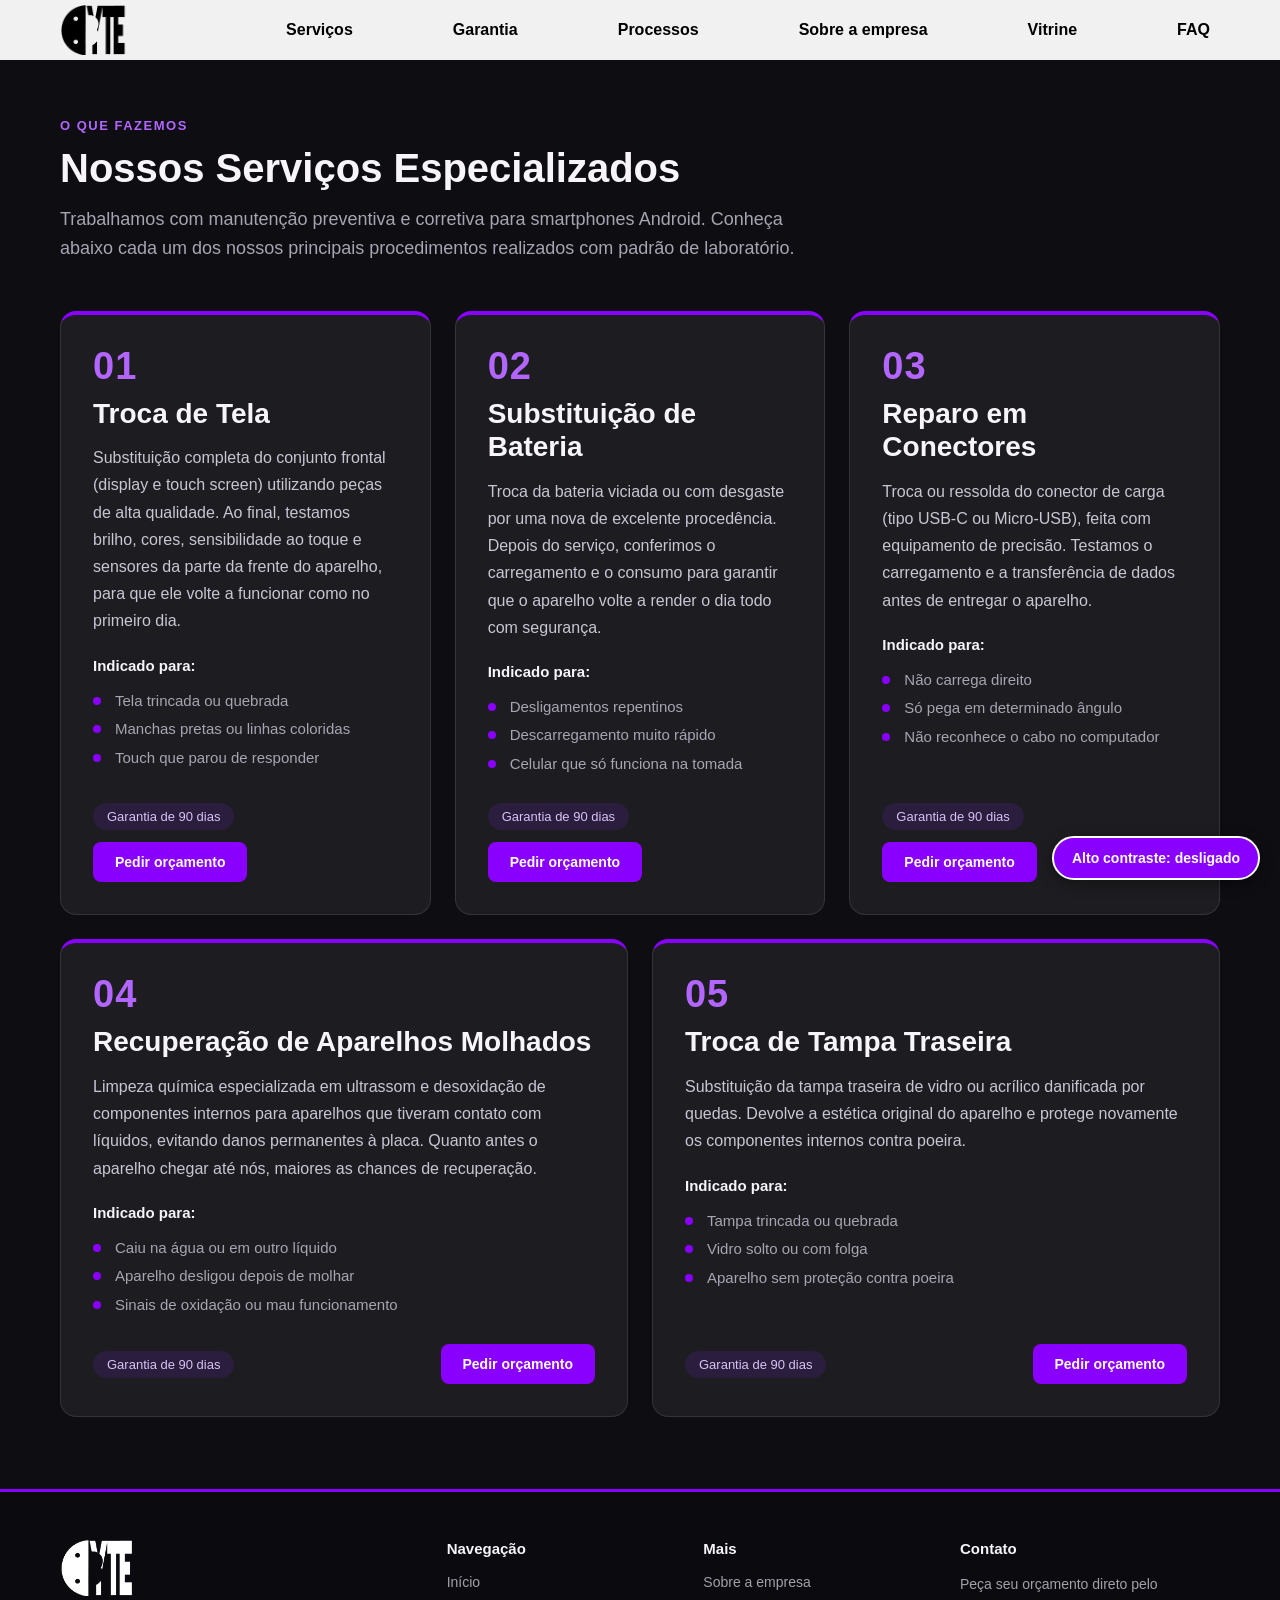
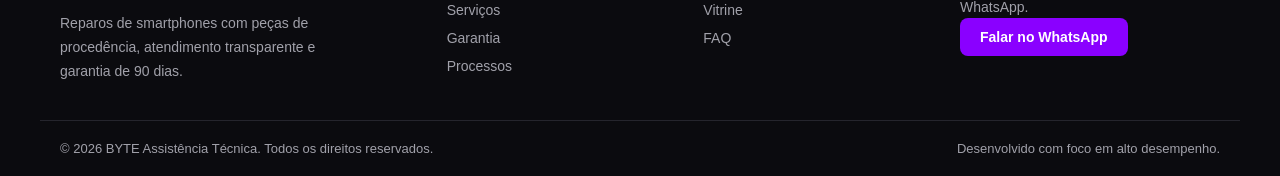
<file: pages/servicos.html>
<!DOCTYPE html>
<html lang="pt-BR">
<head>
    <meta charset="UTF-8">
    <meta name="viewport" content="width=device-width, initial-scale=1.0">
    <title>Nossos Serviços - BYTE</title>
    <link rel="stylesheet" href="../css/servicos.css">
    <link rel="stylesheet" href="../css/contraste.css" />
    <script src="../js/contraste.js"></script>
    <link rel="stylesheet" href="../css/footer.css" />
  </head>
<body>

    <header class="dflex">
        <div class="container dflex s-header-inner">
            <div class="logo-container">
                <a href="../index.html">
                    <img class="logo" src="../images/atumalak2.png" alt="Logotipo BYTE">
                </a>
            </div>
            <nav>
                <ul class="menu-links">
                    <li>
                        <a href="servicos.html">Serviços</a>
                        <ul class="submenu">
                            <li><a href="servicos.html#tela">Troca de Tela</a></li>
                            <li><a href="servicos.html#bateria">Substituição de Bateria</a></li>
                            <li><a href="servicos.html#conector">Reparo em Conectores</a></li>
                            <li><a href="servicos.html#oxidacao">Recuperação de Aparelhos Molhados</a></li>
                            <li><a href="servicos.html#tampa">Troca de tampa traseira</a></li>
                        </ul>
                    </li>
                    <li><a href="garantia.html">Garantia</a></li>
                    <li><a href="processos.html">Processos</a></li>
                    <li><a href="sobre.html">Sobre a empresa</a></li>
                    <li><a href="vitrine.html">Vitrine</a></li>
                    <li><a href="faq.html">FAQ</a></li>
                </ul>
            </nav>
        </div>
    </header>

    <main id="s-main">
        <div class="container">
            <div class="s-topo">
                <span class="s-tag">O QUE FAZEMOS</span>
                <h1>Nossos Serviços Especializados</h1>
                <p>Trabalhamos com manutenção preventiva e corretiva para smartphones Android. Conheça abaixo cada um dos nossos principais procedimentos realizados com padrão de laboratório.</p>
            </div>

            <div class="s-grid">
                <section id="tela" class="s-card">
                    <div class="s-conteudo">
                        <span class="s-numero">01</span>
                        <h2>Troca de Tela</h2>
                        <p>Substituição completa do conjunto frontal (display e touch screen) utilizando peças de alta qualidade. Ao final, testamos brilho, cores, sensibilidade ao toque e sensores da parte da frente do aparelho, para que ele volte a funcionar como no primeiro dia.</p>
                        <h3>Indicado para:</h3>
                        <ul class="s-indicacoes">
                            <li>Tela trincada ou quebrada</li>
                            <li>Manchas pretas ou linhas coloridas</li>
                            <li>Touch que parou de responder</li>
                        </ul>
                        <div class="s-rodape-card">
                            <span class="s-selo">Garantia de 90 dias</span>
                            <a class="s-botao" href="https://wa.me/55XXXXXXXXXXX" target="_blank" rel="noopener">Pedir orçamento</a>
                        </div>
                    </div>
                </section>

                <section id="bateria" class="s-card">
                    <div class="s-conteudo">
                        <span class="s-numero">02</span>
                        <h2>Substituição de Bateria</h2>
                        <p>Troca da bateria viciada ou com desgaste por uma nova de excelente procedência. Depois do serviço, conferimos o carregamento e o consumo para garantir que o aparelho volte a render o dia todo com segurança.</p>
                        <h3>Indicado para:</h3>
                        <ul class="s-indicacoes">
                            <li>Desligamentos repentinos</li>
                            <li>Descarregamento muito rápido</li>
                            <li>Celular que só funciona na tomada</li>
                        </ul>
                        <div class="s-rodape-card">
                            <span class="s-selo">Garantia de 90 dias</span>
                            <a class="s-botao" href="https://wa.me/55XXXXXXXXXXX" target="_blank" rel="noopener">Pedir orçamento</a>
                        </div>
                    </div>
                </section>

                <section id="conector" class="s-card">
                    <div class="s-conteudo">
                        <span class="s-numero">03</span>
                        <h2>Reparo em Conectores</h2>
                        <p>Troca ou ressolda do conector de carga (tipo USB-C ou Micro-USB), feita com equipamento de precisão. Testamos o carregamento e a transferência de dados antes de entregar o aparelho.</p>
                        <h3>Indicado para:</h3>
                        <ul class="s-indicacoes">
                            <li>Não carrega direito</li>
                            <li>Só pega em determinado ângulo</li>
                            <li>Não reconhece o cabo no computador</li>
                        </ul>
                        <div class="s-rodape-card">
                            <span class="s-selo">Garantia de 90 dias</span>
                            <a class="s-botao" href="https://wa.me/55XXXXXXXXXXX" target="_blank" rel="noopener">Pedir orçamento</a>
                        </div>
                    </div>
                </section>

                <section id="oxidacao" class="s-card">
                    <div class="s-conteudo">
                        <span class="s-numero">04</span>
                        <h2>Recuperação de Aparelhos Molhados</h2>
                        <p>Limpeza química especializada em ultrassom e desoxidação de componentes internos para aparelhos que tiveram contato com líquidos, evitando danos permanentes à placa. Quanto antes o aparelho chegar até nós, maiores as chances de recuperação.</p>
                        <h3>Indicado para:</h3>
                        <ul class="s-indicacoes">
                            <li>Caiu na água ou em outro líquido</li>
                            <li>Aparelho desligou depois de molhar</li>
                            <li>Sinais de oxidação ou mau funcionamento</li>
                        </ul>
                        <div class="s-rodape-card">
                            <span class="s-selo">Garantia de 90 dias</span>
                            <a class="s-botao" href="https://wa.me/55XXXXXXXXXXX" target="_blank" rel="noopener">Pedir orçamento</a>
                        </div>
                    </div>
                </section>

                <section id="tampa" class="s-card">
                    <div class="s-conteudo">
                        <span class="s-numero">05</span>
                        <h2>Troca de Tampa Traseira</h2>
                        <p>Substituição da tampa traseira de vidro ou acrílico danificada por quedas. Devolve a estética original do aparelho e protege novamente os componentes internos contra poeira.</p>
                        <h3>Indicado para:</h3>
                        <ul class="s-indicacoes">
                            <li>Tampa trincada ou quebrada</li>
                            <li>Vidro solto ou com folga</li>
                            <li>Aparelho sem proteção contra poeira</li>
                        </ul>
                        <div class="s-rodape-card">
                            <span class="s-selo">Garantia de 90 dias</span>
                            <a class="s-botao" href="https://wa.me/55XXXXXXXXXXX" target="_blank" rel="noopener">Pedir orçamento</a>
                        </div>
                    </div>
                </section>
            </div>
        </div>
    </main>


    <footer class="site-footer">
      <div class="footer-inner">
        <div class="footer-marca">
          <img class="logo-footer" src="../images/atumalak2.png" alt="Logotipo BYTE" />
          <p>
            Reparos de smartphones com peças de procedência, atendimento
            transparente e garantia de 90 dias.
          </p>
        </div>

        <nav class="footer-coluna" aria-label="Navegação do rodapé">
          <h2>Navegação</h2>
          <ul>
            <li><a href="../index.html">Início</a></li>
            <li><a href="servicos.html">Serviços</a></li>
            <li><a href="garantia.html">Garantia</a></li>
            <li><a href="processos.html">Processos</a></li>
          </ul>
        </nav>

        <nav class="footer-coluna" aria-label="Mais informações">
          <h2>Mais</h2>
          <ul>
            <li><a href="sobre.html">Sobre a empresa</a></li>
            <li><a href="vitrine.html">Vitrine</a></li>
            <li><a href="faq.html">FAQ</a></li>
          </ul>
        </nav>

        <div class="footer-coluna">
          <h2>Contato</h2>
          <p class="footer-contato-texto">Peça seu orçamento direto pelo WhatsApp.</p>
          <a
            class="footer-whatsapp"
            href="https://wa.me/5511919523289?text=Ol%C3%A1%21%20Vim%20pelo%20site%20da%20BYTE%20Assist%C3%AAncia%20T%C3%A9cnica%20e%20gostaria%20de%20solicitar%20um%20or%C3%A7amento."
            target="_blank"
            rel="noopener noreferrer"
            >Falar no WhatsApp</a
          >
        </div>
      </div>

      <div class="footer-base">
        <p>© 2026 BYTE Assistência Técnica. Todos os direitos reservados.</p>
        <p>Desenvolvido com foco em alto desempenho.</p>
      </div>
    </footer>
  </body>
</html>
</file>
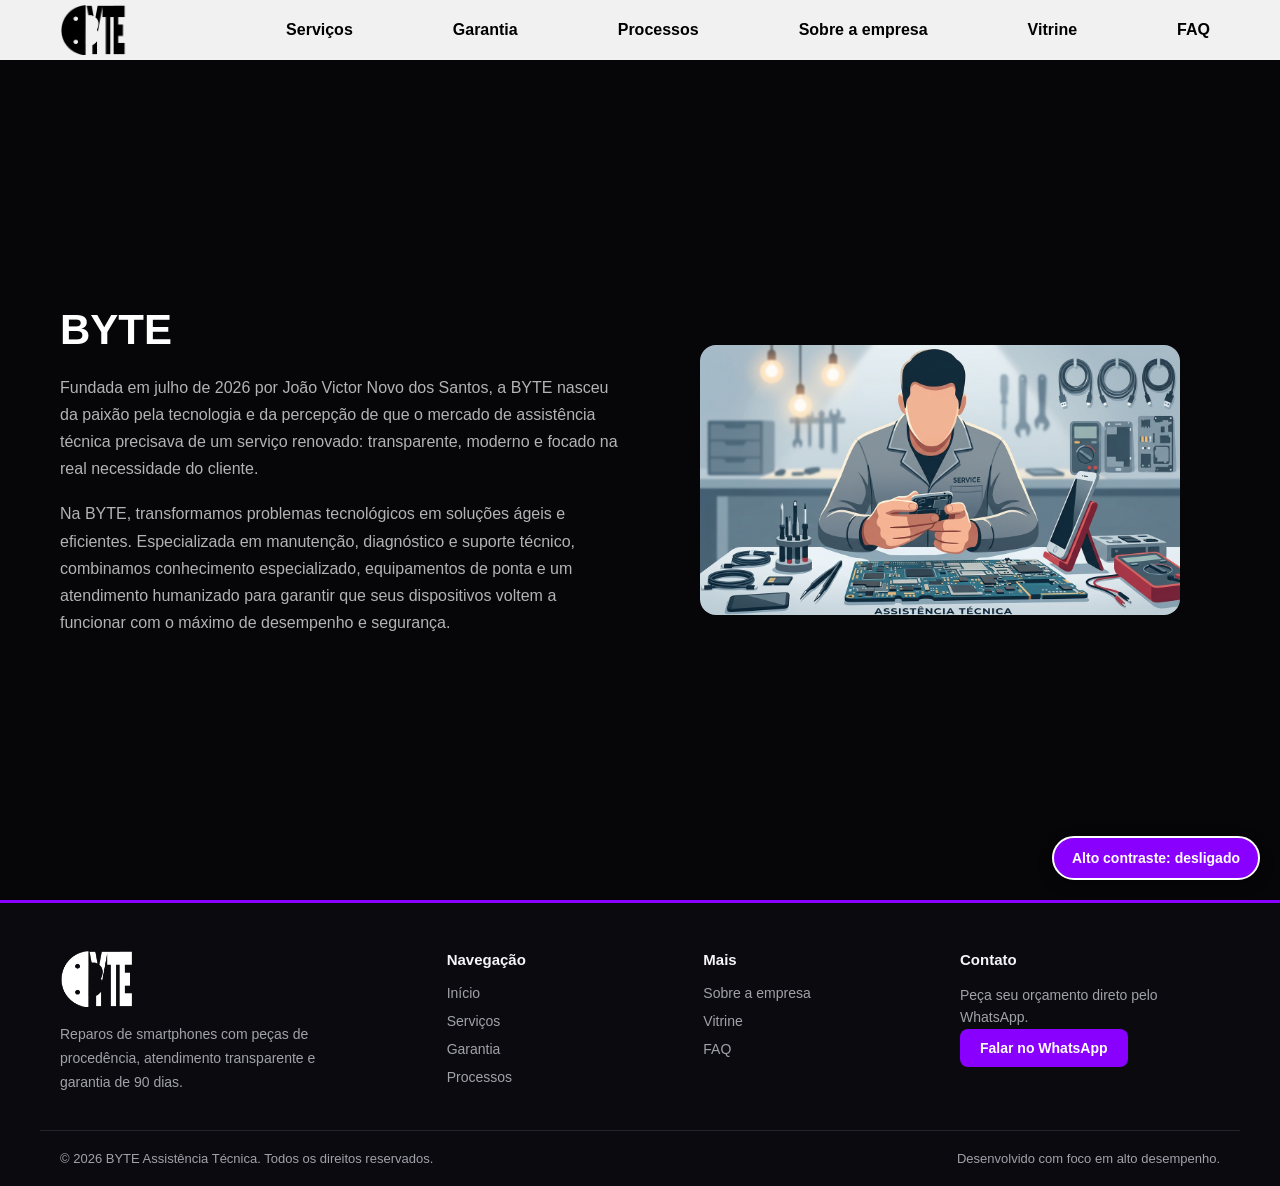
<file: pages/sobre.html>
<!DOCTYPE html>
<html lang="pt-BR">
<head>
    <meta charset="UTF-8">
    <meta name="viewport" content="width=device-width, initial-scale=1.0">
    <title>Sobre a Empresa - BYTE</title>
    <link rel="stylesheet" href="../css/sobre.css" />
    <link rel="stylesheet" href="../css/footer.css" />
    <link rel="stylesheet" href="../css/contraste.css" />
    <script src="../js/contraste.js"></script>
  </head>
<body>
    <header class="dflex">
      <div class="container dflex sobre-header-inner">
        <div class="logo-container">
          <a href="../index.html">
            <img
              class="logo"
              src="../images/atumalak2.png"
              alt="Logotipo BYTE"
            />
          </a>
        </div>
        <nav>
          <ul class="menu-links">
            <li>
              <a href="servicos.html">Serviços</a>
              <ul class="submenu">
                <li><a href="servicos.html#tela">Troca de Tela</a></li>
                <li><a href="servicos.html#bateria">Substituição de Bateria</a></li>
                <li><a href="servicos.html#conector">Reparo em Conectores</a></li>
                <li><a href="servicos.html#oxidacao">Recuperação de Aparelhos Molhados</a></li>
                <li><a href="servicos.html#tampa">Troca de tampa traseira</a></li>
              </ul>
            </li>
            <li><a href="garantia.html">Garantia</a></li>
            <li><a href="processos.html">Processos</a></li>
            <li><a href="sobre.html">Sobre a empresa</a></li>
            <li><a href="vitrine.html">Vitrine</a></li>
            <li><a href="faq.html">FAQ</a></li>
          </ul>
        </nav>
      </div>
    </header>

    <main id="sobre-main">
        <div class="container">
            <section class="sobre-conteudo">
                <div class="sobre-texto">
                    <h1>BYTE</h1>

                    <p>
                        Fundada em julho de 2026 por João Victor Novo dos Santos,
                        a BYTE nasceu da paixão pela tecnologia e da percepção
                        de que o mercado de assistência técnica precisava de um
                        serviço renovado: transparente, moderno e focado na real
                        necessidade do cliente.
                    </p>

                    <p>
                        Na BYTE, transformamos problemas tecnológicos em soluções
                        ágeis e eficientes. Especializada em manutenção, diagnóstico
                        e suporte técnico, combinamos conhecimento especializado,
                        equipamentos de ponta e um atendimento humanizado para
                        garantir que seus dispositivos voltem a funcionar com o
                        máximo de desempenho e segurança.
                    </p>
                </div>

                <div class="sobre-imagem">
                    <div class="imagem-container">
                        <img
                            src="../images/tecnico1.png"
                            alt="Técnico realizando manutenção em smartphone"
                        >
                    </div>
                </div>
            </section>
        </div>
    </main>

    <footer class="site-footer">
      <div class="footer-inner">
        <div class="footer-marca">
          <img class="logo-footer" src="../images/atumalak2.png" alt="Logotipo BYTE" />
          <p>
            Reparos de smartphones com peças de procedência, atendimento
            transparente e garantia de 90 dias.
          </p>
        </div>

        <nav class="footer-coluna" aria-label="Navegação do rodapé">
          <h2>Navegação</h2>
          <ul>
            <li><a href="../index.html">Início</a></li>
            <li><a href="servicos.html">Serviços</a></li>
            <li><a href="garantia.html">Garantia</a></li>
            <li><a href="processos.html">Processos</a></li>
          </ul>
        </nav>

        <nav class="footer-coluna" aria-label="Mais informações">
          <h2>Mais</h2>
          <ul>
            <li><a href="sobre.html">Sobre a empresa</a></li>
            <li><a href="vitrine.html">Vitrine</a></li>
            <li><a href="faq.html">FAQ</a></li>
          </ul>
        </nav>

        <div class="footer-coluna">
          <h2>Contato</h2>
          <p class="footer-contato-texto">Peça seu orçamento direto pelo WhatsApp.</p>
          <a
            class="footer-whatsapp"
            href="https://wa.me/5511919523289?text=Ol%C3%A1%21%20Vim%20pelo%20site%20da%20BYTE%20Assist%C3%AAncia%20T%C3%A9cnica%20e%20gostaria%20de%20solicitar%20um%20or%C3%A7amento."
            target="_blank"
            rel="noopener noreferrer"
            >Falar no WhatsApp</a
          >
        </div>
      </div>

      <div class="footer-base">
        <p>© 2026 BYTE Assistência Técnica. Todos os direitos reservados.</p>
        <p>Desenvolvido com foco em alto desempenho.</p>
      </div>
    </footer>
  </body>
</html>
</file>
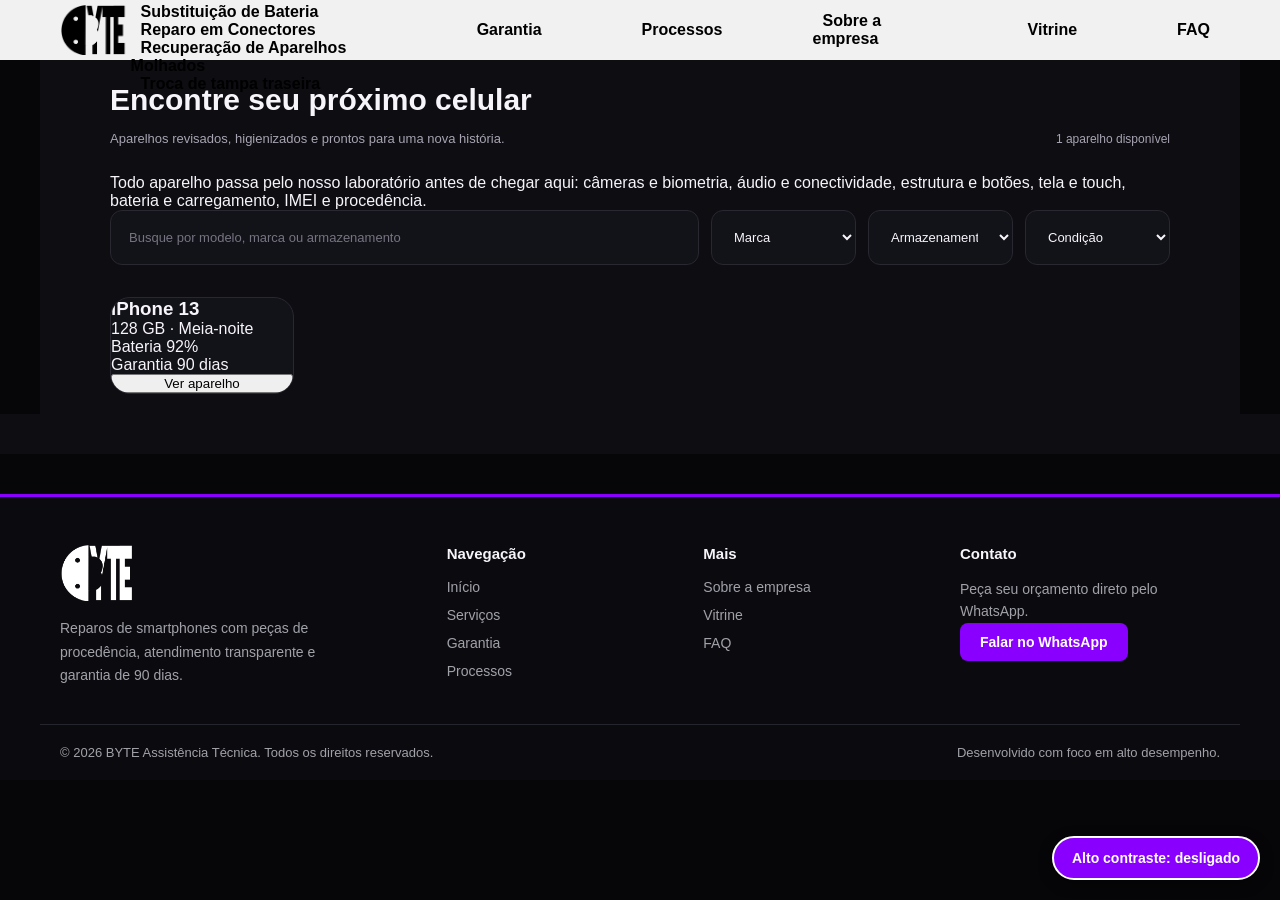
<file: pages/vitrine.html>
<!doctype html>
<html lang="pt-BR">
  <head>
    <meta charset="UTF-8" />
    <meta name="viewport" content="width=device-width, initial-scale=1.0" />
    <title>Vitrine - BYTE</title>
    <link rel="stylesheet" href="../css/vitrine.css" />
      <link rel="stylesheet" href="../css/footer.css" />
    <link rel="stylesheet" href="../css/contraste.css" />
    <script src="../js/contraste.js"></script>
</head>
  <body>
    <header class="dflex">
      <div class="container dflex v-header-inner">
        <div class="logo-container">
          <a href="../index.html">
            <img
              class="logo"
              src="../images/atumalak2.png"
              alt="Logotipo BYTE"
            />
          </a>
        </div>
        <nav>
          <ul class="menu-links">
            <li>
              <a href="servicos.html">Serviços</a>
              <ul class="submenu">
                <li><a href="servicos.html#tela">Troca de Tela</a></li>
                <li><a href="servicos.html#bateria">Substituição de Bateria</a></li>
                <li><a href="servicos.html#conector">Reparo em Conectores</a></li>
                <li><a href="servicos.html#oxidacao">Recuperação de Aparelhos Molhados</a></li>
                <li><a href="servicos.html#tampa">Troca de tampa traseira</a></li>
              </ul>
            </li>
            <li><a href="garantia.html">Garantia</a></li>
            <li><a href="processos.html">Processos</a></li>
            <li><a href="sobre.html">Sobre a empresa</a></li>
            <li><a href="vitrine.html">Vitrine</a></li>
            <li><a href="faq.html">FAQ</a></li>
          </ul>
        </nav>
      </div>
    </header>
    <main>
      <section id="vitrine" class="container">
        <div id="vitrine-textos">
          <div>
            <h1 id="v-titulo">Encontre seu próximo celular</h1>
            <p id="v-subtitulo">
              Aparelhos revisados, higienizados e prontos para uma nova
              história.
            </p>
          </div>
          <span id="quantidade-aparelhos">1 aparelho disponível</span>
        </div>

        <p id="protocolo">
          Todo aparelho passa pelo nosso laboratório antes de chegar aqui:
          câmeras e biometria, áudio e conectividade, estrutura e botões,
          tela e touch, bateria e carregamento, IMEI e procedência.
        </p>

        <div id="pesquisa-vitrine">
          <input
            type="search"
            id="p-busca"
            placeholder="Busque por modelo, marca ou armazenamento"
            aria-label="Buscar aparelho"
          />

          <select id="s-marca" aria-label="Marca">
            <option value="" selected disabled>Marca</option>
            <option value="samsung">Samsung</option>
            <option value="motorola">Motorola</option>
            <option value="apple">Apple</option>
          </select>

          <select id="s-armazenamento" aria-label="Armazenamento">
            <option value="" selected disabled>Armazenamento</option>
            <option value="64gb">64 GB</option>
            <option value="128gb">128 GB</option>
            <option value="256gb">256 GB</option>
            <option value="512gb">512 GB</option>
          </select>

          <select id="s-condicao" aria-label="Condição">
            <option value="" selected disabled>Condição</option>
            <option value="novo">Novo</option>
            <option value="seminovo">Seminovo</option>
            <option value="usado">Usado</option>
          </select>
        </div>

        <div id="cards-vitrine">
            <article class="card-aparelho">
              <div class="card-foto">
                <!-- Troque pela foto: <img src="../images/iphone13.png" alt="iPhone 13 Meia-noite" /> -->
              </div>
              <div class="card-corpo">
                <h3>iPhone 13</h3>
                <p class="card-detalhe">128 GB · Meia-noite</p>
                <ul class="card-selos">
                  <li>Bateria 92%</li>
                  <li>Garantia 90 dias</li>
                </ul>
              </div>
              <button type="button">Ver aparelho</button>
            </article>
        </div>
      </section>
      <div id="infos"></div>
      <div id="duvida"></div>
    </main>
  
    <footer class="site-footer">
      <div class="footer-inner">
        <div class="footer-marca">
          <img class="logo-footer" src="../images/atumalak2.png" alt="Logotipo BYTE" />
          <p>
            Reparos de smartphones com peças de procedência, atendimento
            transparente e garantia de 90 dias.
          </p>
        </div>

        <nav class="footer-coluna" aria-label="Navegação do rodapé">
          <h2>Navegação</h2>
          <ul>
            <li><a href="../index.html">Início</a></li>
            <li><a href="servicos.html">Serviços</a></li>
            <li><a href="garantia.html">Garantia</a></li>
            <li><a href="processos.html">Processos</a></li>
          </ul>
        </nav>

        <nav class="footer-coluna" aria-label="Mais informações">
          <h2>Mais</h2>
          <ul>
            <li><a href="sobre.html">Sobre a empresa</a></li>
            <li><a href="vitrine.html">Vitrine</a></li>
            <li><a href="faq.html">FAQ</a></li>
          </ul>
        </nav>

        <div class="footer-coluna">
          <h2>Contato</h2>
          <p class="footer-contato-texto">Peça seu orçamento direto pelo WhatsApp.</p>
          <a
            class="footer-whatsapp"
            href="https://wa.me/5511919523289?text=Ol%C3%A1%21%20Vim%20pelo%20site%20da%20BYTE%20Assist%C3%AAncia%20T%C3%A9cnica%20e%20gostaria%20de%20solicitar%20um%20or%C3%A7amento."
            target="_blank"
            rel="noopener noreferrer"
            >Falar no WhatsApp</a
          >
        </div>
      </div>

      <div class="footer-base">
        <p>© 2026 BYTE Assistência Técnica. Todos os direitos reservados.</p>
        <p>Desenvolvido com foco em alto desempenho.</p>
      </div>
    </footer>
  </body>
</html>
</file>
<file: css/index.css>
* {
  margin: 0;
  padding: 0;
  box-sizing: border-box;
}

body {
  font-family: Arial, sans-serif;
  background-color: #ffffff;
}

.centralizar {
  display: flex;
  justify-content: center;
  align-items: center;
}

.dflex {
  display: flex;
  align-items: center;
}

.container {
  width: 100%;
  max-width: 1200px;
  margin-left: auto;
  margin-right: auto;
  padding-left: 20px;
  padding-right: 20px;
}

.border {
  border: 1px solid black;
}

header {
  background-color: #f1f1f1;
  height: 60px;
  width: 100%;
}

.index-header-inner {
  justify-content: space-between;
  width: 100%;
}

.logo {
  width: auto;
  height: 50px;
  display: block;
}

ul {
  list-style-type: none;
}

.menu-links {
  display: flex;
  align-items: center;
  gap: 80px;
}

.menu-links > li {
  position: relative;
}

.menu-links a {
  text-decoration: none;
  color: black;
  padding: 10px;
  font-weight: bold;
  display: block;
}

/* === MENU DROPDOWN (SERVIÇOS) === */
.menu-links .submenu {
  display: none;
  position: absolute;
  top: 100%;
  left: 0;
  background-color: #f1f1f1;
  min-width: 250px;
  box-shadow: 0px 8px 16px rgba(0, 0, 0, 0.15);
  z-index: 1000;
  padding: 5px 0;
  list-style: none;
  border-radius: 4px;
}

.menu-links > li:hover .submenu {
  display: block;
}

.submenu li {
  list-style: none;
}

.submenu li a {
  padding: 12px 16px;
  color: black;
  display: block;
  font-size: 14px;
  font-weight: normal;
  white-space: nowrap;
  text-decoration: none;
}

.submenu li a:hover {
  background-color: #e0e0e0;
  color: #000000;
}

main {
  width: 100%;
  height: calc(100vh - 60px);
  background-color: #000000;
}

/* === TELA INICIAL === */
.index-container {
  color: #ffffff;
  font-family: Arial, sans-serif;
}

.hero-textos {
  max-width: 550px;
}

.hero-tag {
  color: #a855f7;
  font-weight: bold;
  letter-spacing: 2px;
  display: block;
  margin-bottom: 10px;
}

.hero-titulo {
  font-size: 42px;
  font-weight: 800;
  margin-bottom: 20px;
  line-height: 1.2;
}

.hero-subtitulo {
  color: #b3b3b3;
  font-size: 16px;
  line-height: 1.6;
  margin-bottom: 30px;
}

.btn-whatsapp-orcamento {
  background-color: #a855f7;
  color: #ffffff;
  text-decoration: none;
  padding: 15px 30px;
  border-radius: 30px;
  font-weight: bold;
  display: inline-block;
}

.btn-whatsapp-orcamento:hover {
  background-color: #9333ea;
}
</file>
<file: css/contraste.css>
/* === BOTÃO DE ALTO CONTRASTE (aparece em todas as páginas) === */
.btn-contraste {
  position: fixed;
  right: 20px;
  bottom: 20px;
  z-index: 2000;
  padding: 12px 18px;
  border: 2px solid #ffffff;
  border-radius: 999px;
  background-color: #8a00ff;
  color: #ffffff;
  font-family: Arial, sans-serif;
  font-size: 14px;
  font-weight: bold;
  cursor: pointer;
  box-shadow: 0 4px 14px rgba(0, 0, 0, 0.35);
}

.btn-contraste:hover {
  background-color: #7000d1;
}

.btn-contraste:focus-visible {
  outline: 3px solid #ffff00;
  outline-offset: 3px;
}

/* === MODO ALTO CONTRASTE === */
/* Fundo preto, texto branco, links e destaques em amarelo */
html.alto-contraste *,
html.alto-contraste *::before,
html.alto-contraste *::after {
  background-color: #000000 !important;
  background-image: none !important;
  color: #ffffff !important;
  border-color: #ffffff !important;
  box-shadow: none !important;
  text-shadow: none !important;
}

/* Links */
html.alto-contraste a,
html.alto-contraste a * {
  color: #ffff00 !important;
  text-decoration: underline !important;
}

/* Títulos */
html.alto-contraste h1,
html.alto-contraste h2,
html.alto-contraste h3,
html.alto-contraste h4 {
  color: #ffffff !important;
}

/* Botões e campos de formulário */
html.alto-contraste button,
html.alto-contraste input,
html.alto-contraste select,
html.alto-contraste textarea {
  border: 2px solid #ffffff !important;
}

html.alto-contraste button {
  background-color: #ffff00 !important;
  color: #000000 !important;
}

html.alto-contraste button:hover {
  background-color: #ffffff !important;
}

/* Cards e caixas ganham borda para continuarem visíveis sobre o fundo preto */
html.alto-contraste article,
html.alto-contraste section[class],
html.alto-contraste li[class],
html.alto-contraste .submenu {
  border: 2px solid #ffffff !important;
}

/* Ícones SVG e linhas divisórias */
html.alto-contraste svg,
html.alto-contraste svg * {
  stroke: #ffff00 !important;
  fill: none !important;
  background: transparent !important;
}

html.alto-contraste hr {
  border-top: 2px solid #ffffff !important;
}

/* Foco visível para quem navega pelo teclado */
html.alto-contraste *:focus-visible {
  outline: 3px solid #ffff00 !important;
  outline-offset: 3px;
}

/* O botão continua destacado no modo alto contraste */
html.alto-contraste .btn-contraste {
  background-color: #ffff00 !important;
  color: #000000 !important;
  border: 3px solid #ffffff !important;
}
</file>
<file: estilo.css>
* {
  margin: 0;
  padding: 0;
  box-sizing: border-box;
}

body {
  font-family: Arial, sans-serif;
  background-color: #ffffff;
}

.centralizar {
  display: flex;
  justify-content: center;
  align-items: center;
}

.dflex {
  display: flex;
  align-items: center;
}

.container {
  width: 100%;
  max-width: 1200px;
  margin-left: auto;
  margin-right: auto;
  padding-left: 20px;
  padding-right: 20px;
}

.border {
  border: 1px solid black;
}

header {
  background-color: #f1f1f1;
  height: 60px;
  width: 100%;
}

.logo {
  width: auto;
  height: 50px;
  display: block;
}

ul {
  list-style-type: none;
}

.menu-links {
  display: flex;
  align-items: center;
  gap: 80px;
}

.menu-links a {
  text-decoration: none;
  color: black;
  padding: 10px;
  font-weight: bold;
}

main {
  width: 100%;
  height: calc(100vh - 60px);
  background-color: #000000;
}

/* Página Processos */

nav ul li .p-nav-ativo {
  color: #8a00ff;
}

#p-main {
  min-height: calc(100vh - 60px);
  height: auto;
}

#p-conteudo-principal {
  background-color: #060608;
  display: flex;
  justify-content: space-between;
  padding: 20px 70px;
}

#p-conteudo-principal h1 {
  color: #ffffff;
  font-size: 62px;
}

#info-cp {
  background-color: #22102f;
  color: #a83dff;
  border: none;
  border-radius: 50px;
  padding: 12px 20px;
  display: inline-flex;
  align-items: center;
  gap: 10px;
  font-size: 9px;
  width: 220px;
}

#p-cp-texto {
  display: flex;
  flex-direction: column;
  justify-content: center;
  width: 60%;
}

.texto-processos {
  color: #ffffff;
  font-size: 40px;
}

.subtexto-processos {
  color: #a8a4b2;
  font-size: 18px;
  padding-top: 10px;
}

#p-cp-img {
  padding-top: 50px;
}

#p-cp-img img {
  width: 570px;
  height: 470px;
  border-radius: 20%;
  box-shadow: 0 0 20px rgba(121, 43, 232, 0.5);
}

#p-conteudo-secundario {
  background-color: #111116;
  padding: 80px 70px;
}

.p-frase {
  color: #a83dff;
  font-size: 13px;
}

#p-conteudo-secundario ul {
  display: flex;
  padding-top: 40px;
  gap: 20px;
}

#p-conteudo-secundario ul li {
  background-color: #f8f7f9;
  border-radius: 20px;
  height: 200px;
  padding-top: 20px;
  padding-left: 20px;
  width: 100%;
}

#p-conteudo-secundario ul li .p-titulo-li {
  font-size: 16px;
  padding-top: 20px;
}

#p-conteudo-secundario ul li .p-descricao-li {
  font-size: 13px;
  color: #66616d;
  padding-top: 20px;
}

.p-caixa-icone {
  width: 44px;
  height: 44px;
  background-color: #22102f;
  display: flex;
  justify-content: center;
  align-items: center;
  border-radius: 14px;
}

.p-icone {
  color: #ffffff;
}

.p-cs-div-p {
  padding-top: 20px;
}

#p-cs-alerta i {
  padding-right: 10px;
}

#p-cs-alerta {
  font-size: 13px;
  color: #6b4b0b;
  background-color: #F1D58E;
  border-radius: 13px;
  height: 40px;
  display: flex;
  align-items: center;
  padding-left: 10px;
}

#p-conteudo-terciario {
  background-color: #111116;
  padding: 80px 70px;
}

#p-conteudo-terciario ul {
  display: flex;
  width: 100%;
  padding-top: 40px;
}

#p-conteudo-terciario ul li {
  height: 250px;
  width: 25%;
  padding-top: 40px;
  padding-left: 15px;
}

.p-divisoria {
  border: none;
  height: 1px;
  background-color: #8a00ff;
  margin-top: 20px;
  width: 95%;
}

#p-conteudo-terciario ul li .p-le-titulo {
  color: #8a00ff;
  font-size: 12px;
  font-weight: bold;
}

#p-conteudo-terciario ul li .p-le-descricao {
  font-size: 20px;
  padding-top: 10px;
}

#p-conteudo-terciario ul li .p-le-subdescricao {
  color: #66616d;
  font-size: 14px;
  padding-top: 10px;
}

#p-conteudo-terciario ul li .p-le-tempo {
  color: #8a00ff;
  font-size: 11px;
  font-weight: bold;
  padding-top: 10px;
}

#p-conteudo-terciario ul li:nth-child(odd) {
  background-color: #ffffff;
}

#p-conteudo-terciario ul li:nth-child(even) {
  background-color: #efe2fa;
}

#p-cs-orientacao {
  font-size: 13px;
  color: #66616d;
  background-color: #f7f5fa;
  border-radius: 13px;
  height: 40px;
  display: flex;
  align-items: center;
  padding-left: 10px;
}

#p-cs-orientacao i {
  padding-right: 10px;
}

footer#footer-pp {
  background-color: #0B0B0F;
  color: #a1a1aa;
  padding: 40px 70px;
  display: flex;
  flex-direction: column;
}

.logo-footer {
  height: 50px;
  padding-bottom: 10px;
}

footer #p-footer-top {
  display: flex;
  justify-content: space-between;
}

footer #p-footer-top-esquerda {
  width: 410px;
}

footer #lista-footer-pp {
  display: flex;
  gap: 60px;
}

footer #lista-footer-pp li {
  padding-top: 10px;
}

.item-destaque-lista-pp {
color: #FFFFFF;
}

footer #p-footer-bottom {
  display: flex;
  justify-content: space-between;
  padding-top: 40px;
}
</file>
<file: css/faq.css>
* {
  margin: 0;
  padding: 0;
  box-sizing: border-box;
}

body {
  font-family: Arial, sans-serif;
  background-color: #ffffff;
}

.centralizar {
  display: flex;
  justify-content: center;
  align-items: center;
}

.dflex {
  display: flex;
  align-items: center;
}

.container {
  width: 100%;
  max-width: 1200px;
  margin-left: auto;
  margin-right: auto;
  padding-left: 20px;
  padding-right: 20px;
}

.border {
  border: 1px solid black;
}

header {
  background-color: #f1f1f1;
  height: 60px;
  width: 100%;
}

.faq-header-inner {
  justify-content: space-between;
  width: 100%;
}

.logo {
  width: auto;
  height: 50px;
  display: block;
}

ul {
  list-style-type: none;
}

.menu-links {
  display: flex;
  align-items: center;
  gap: 80px;
}

.menu-links > li {
  position: relative;
}

.menu-links a {
  text-decoration: none;
  color: black;
  padding: 10px;
  font-weight: bold;
  display: block;
}

/* === MENU DROPDOWN (SERVIÇOS) === */
.menu-links .submenu {
  display: none;
  position: absolute;
  top: 100%;
  left: 0;
  background-color: #f1f1f1;
  min-width: 250px;
  box-shadow: 0px 8px 16px rgba(0, 0, 0, 0.15);
  z-index: 1000;
  padding: 5px 0;
  list-style: none;
  border-radius: 4px;
}

.menu-links > li:hover .submenu {
  display: block;
}

.submenu li {
  list-style: none;
}

.submenu li a {
  padding: 12px 16px;
  color: black;
  display: block;
  font-size: 14px;
  font-weight: normal;
  white-space: nowrap;
  text-decoration: none;
}

.submenu li a:hover {
  background-color: #e0e0e0;
  color: #000000;
}

main {
  width: 100%;
  height: calc(100vh - 60px);
  background-color: #000000;
}

/* === PÁGINA FAQ === */
#faq-main {
  height: auto;
  min-height: calc(100vh - 60px);
  padding: 60px 0;
}

.faq-container {
  color: #ffffff;
  font-family: Arial, sans-serif;
}

.faq-topo {
  max-width: 750px;
  margin-bottom: 40px;
}

.faq-tag {
  color: #a855f7;
  font-weight: bold;
  letter-spacing: 2px;
}

.faq-titulo {
  font-size: 42px;
  font-weight: 800;
  margin: 15px 0;
}

.faq-subtitulo {
  color: #b3b3b3;
}

.faq-categorias {
  display: flex;
  flex-direction: column;
  gap: 40px;
  max-width: 750px;
}

.faq-categoria-titulo {
  display: flex;
  align-items: center;
  gap: 10px;
  color: #ffffff;
  font-size: 18px;
  text-transform: uppercase;
  letter-spacing: 1px;
  padding-bottom: 10px;
  margin-bottom: 20px;
  border-bottom: 1px solid rgba(168, 85, 247, 0.4);
}

.faq-lista-perguntas {
  display: flex;
  flex-direction: column;
  gap: 25px;
}

.faq-pergunta {
  color: #a855f7;
  margin-bottom: 5px;
}

.faq-resposta {
  color: #b3b3b3;
  line-height: 1.6;
}
</file>
<file: css/footer.css>
/* === RODAPÉ ÚNICO DO SITE (usado em todas as páginas) === */
.site-footer {
  width: 100%;
  background-color: #0b0b0f;
  color: #a1a1aa;
  font-family: Arial, sans-serif;
  border-top: 3px solid #8a00ff;
}

.site-footer *,
.site-footer *::before,
.site-footer *::after {
  box-sizing: border-box;
}

.site-footer ul {
  list-style: none;
  margin: 0;
  padding: 0;
}

.site-footer h2,
.site-footer p {
  margin: 0;
}

.footer-inner {
  max-width: 1200px;
  margin: 0 auto;
  padding: 48px 20px 36px;
  display: grid;
  grid-template-columns: 1.6fr 1fr 1fr 1.2fr;
  gap: 40px;
}

.logo-footer {
  display: block;
  height: 56px;
  width: auto;
  filter: invert(1); /* logo preta vira branca no fundo escuro */
  margin-bottom: 16px;
}

.footer-marca p {
  font-size: 14px;
  line-height: 1.7;
  max-width: 34ch;
}

.footer-coluna h2 {
  color: #f7f5fa;
  font-size: 15px;
  margin-bottom: 16px;
}

.footer-coluna li + li {
  margin-top: 10px;
}

.footer-coluna a {
  color: #a1a1aa;
  font-size: 14px;
  text-decoration: none;
}

.footer-coluna a:hover {
  color: #b366ff;
}

.footer-contato-texto {
  font-size: 14px;
  line-height: 1.6;
  margin-bottom: 14px;
}

.footer-coluna .footer-whatsapp {
  display: inline-block;
  background-color: #8a00ff;
  color: #ffffff;
  font-weight: bold;
  padding: 11px 20px;
  border-radius: 8px;
}

.footer-coluna .footer-whatsapp:hover {
  background-color: #7000d1;
  color: #ffffff;
}

.site-footer a:focus-visible {
  outline: 2px solid #b366ff;
  outline-offset: 3px;
}

.footer-base {
  max-width: 1200px;
  margin: 0 auto;
  padding: 20px;
  border-top: 1px solid #25252d;
  display: flex;
  justify-content: space-between;
  flex-wrap: wrap;
  gap: 8px;
  font-size: 13px;
}

@media (max-width: 900px) {
  .footer-inner {
    grid-template-columns: 1fr 1fr;
  }
}

@media (max-width: 560px) {
  .footer-inner {
    grid-template-columns: 1fr;
    gap: 28px;
  }
}

/* === ALTO CONTRASTE === */
html.alto-contraste .site-footer {
  border-top: 3px solid #ffff00 !important;
}

html.alto-contraste .logo-footer {
  filter: none !important; /* a logo já vira amarela pelo contraste.js */
}

html.alto-contraste .footer-coluna .footer-whatsapp {
  background-color: #ffff00 !important;
  color: #000000 !important;
}

html.alto-contraste .footer-base {
  border-top: 2px solid #ffffff !important;
}
</file>
<file: css/garantia.css>
* {
  margin: 0;
  padding: 0;
  box-sizing: border-box;
}

body {
  font-family: Arial, sans-serif;
  background-color: #ffffff;
}

.centralizar {
  display: flex;
  justify-content: center;
  align-items: center;
}

.dflex {
  display: flex;
  align-items: center;
}

.container {
  width: 100%;
  max-width: 1200px;
  margin-left: auto;
  margin-right: auto;
  padding-left: 20px;
  padding-right: 20px;
}

.border {
  border: 1px solid black;
}

header {
  background-color: #f1f1f1;
  height: 60px;
  width: 100%;
}

.garantia-header-inner {
  justify-content: space-between;
  width: 100%;
}

.logo {
  width: auto;
  height: 50px;
  display: block;
}

ul {
  list-style-type: none;
}

.menu-links {
  display: flex;
  align-items: center;
  gap: 80px;
}

.menu-links > li {
  position: relative;
}

.menu-links a {
  text-decoration: none;
  color: black;
  padding: 10px;
  font-weight: bold;
  display: block;
}

/* === MENU DROPDOWN (SERVIÇOS) === */
.menu-links .submenu {
  display: none;
  position: absolute;
  top: 100%;
  left: 0;
  background-color: #f1f1f1;
  min-width: 250px;
  box-shadow: 0px 8px 16px rgba(0, 0, 0, 0.15);
  z-index: 1000;
  padding: 5px 0;
  list-style: none;
  border-radius: 4px;
}

.menu-links > li:hover .submenu {
  display: block;
}

.submenu li {
  list-style: none;
}

.submenu li a {
  padding: 12px 16px;
  color: black;
  display: block;
  font-size: 14px;
  font-weight: normal;
  white-space: nowrap;
  text-decoration: none;
}

.submenu li a:hover {
  background-color: #e0e0e0;
  color: #000000;
}

main {
  width: 100%;
  height: calc(100vh - 60px);
  background-color: #000000;
}

/* === PÁGINA GARANTIA === */
#garantia-main {
  height: auto;
  min-height: calc(100vh - 60px);
  padding: 60px 0;
}

.garantia-container {
  color: #ffffff;
  font-family: Arial, sans-serif;
}

.garantia-cabecalho {
  max-width: 650px;
  margin-bottom: 45px;
}

.garantia-tag-topo {
  color: #a855f7;
  font-weight: bold;
  letter-spacing: 2px;
  display: block;
  margin-bottom: 10px;
}

.garantia-titulo {
  font-size: 42px;
  font-weight: 800;
  margin-bottom: 20px;
}

.garantia-subtitulo {
  color: #b3b3b3;
  line-height: 1.6;
}

.garantia-grid {
  align-items: flex-start;
  justify-content: space-between;
  gap: 40px;
  flex-wrap: wrap;
}

.garantia-coluna {
  flex: 1;
  min-width: 300px;
}

.garantia-coluna-cobertura {
  max-width: 550px;
}

.garantia-coluna-processo {
  max-width: 500px;
}

.garantia-label-secao {
  color: #a855f7;
  font-weight: bold;
  font-size: 12px;
  display: block;
  margin-bottom: 5px;
}

.garantia-subsecao-titulo {
  font-size: 24px;
  margin-bottom: 20px;
}

.garantia-processo-titulo {
  margin-bottom: 25px;
}

.garantia-texto {
  color: #b3b3b3;
  line-height: 1.6;
  margin-bottom: 20px;
}

.garantia-lista-titulo {
  font-size: 18px;
  margin-bottom: 15px;
}

.garantia-lista-mau-uso {
  display: flex;
  flex-direction: column;
  gap: 12px;
  color: #b3b3b3;
  line-height: 1.5;
  padding-left: 5px;
}

.garantia-passo {
  margin-bottom: 25px;
}

.garantia-passo-badge {
  background-color: #a855f7;
  color: #ffffff;
  padding: 3px 8px;
  border-radius: 5px;
  font-size: 11px;
  font-weight: bold;
}

.garantia-passo-titulo {
  margin: 10px 0 5px 0;
  font-size: 16px;
}

.garantia-passo-texto {
  color: #b3b3b3;
  font-size: 14px;
  line-height: 1.5;
}
```[cite: 3, 4]

Precisa de mais algum arquivo antes de seguir para a gravação?
</file>
<file: css/processos.css>
* {
  margin: 0;
  padding: 0;
  box-sizing: border-box;
}

body {
  font-family: Arial, sans-serif;
  background-color: #ffffff;
}

.centralizar {
  display: flex;
  justify-content: center;
  align-items: center;
}

.dflex {
  display: flex;
  align-items: center;
}

.container {
  width: 100%;
  max-width: 1200px;
  margin-left: auto;
  margin-right: auto;
  padding-left: 20px;
  padding-right: 20px;
}

.border {
  border: 1px solid black;
}

header {
  background-color: #f1f1f1;
  height: 60px;
  width: 100%;
}

.p-header-inner {
  justify-content: space-between;
  width: 100%;
}

.logo {
  width: auto;
  height: 50px;
  display: block;
}

ul {
  list-style-type: none;
}

.menu-links {
  display: flex;
  align-items: center;
  gap: 80px;
}

.menu-links > li {
  position: relative;
}

.menu-links a {
  text-decoration: none;
  color: black;
  padding: 10px;
  font-weight: bold;
  display: block;
}

.menu-links .submenu {
  display: none;
  position: absolute;
  top: 100%;
  left: 0;
  background-color: #f1f1f1;
  min-width: 250px;
  box-shadow: 0px 8px 16px rgba(0, 0, 0, 0.15);
  z-index: 1000;
  padding: 5px 0;
  list-style: none;
  border-radius: 4px;
}

.menu-links > li:hover .submenu {
  display: block;
}

.submenu li {
  list-style: none;
}

.submenu li a {
  padding: 12px 16px;
  color: black;
  display: block;
  font-size: 14px;
  font-weight: normal;
  white-space: nowrap;
  text-decoration: none;
}

.submenu li a:hover {
  background-color: #e0e0e0;
  color: #000000;
}

nav ul li .p-nav-ativo {
  color: #8a00ff;
}

#p-main {
  width: 100%;
  min-height: calc(100vh - 60px);
  height: auto;
  background-color: #000000;
}

#p-container {
  width: 100%;
}

#p-conteudo-principal {
  background-color: #060608;
  display: flex;
  justify-content: space-between;
  padding: 20px 70px;
}

#p-conteudo-principal h1 {
  color: #ffffff;
  font-size: 62px;
}

#info-cp {
  background-color: #22102f;
  color: #a83dff;
  border: none;
  border-radius: 50px;
  padding: 12px 20px;
  display: inline-flex;
  align-items: center;
  gap: 10px;
  font-size: 9px;
  width: 220px;
}

#p-cp-texto {
  display: flex;
  flex-direction: column;
  justify-content: center;
  width: 60%;
}

.texto-processos {
  color: #ffffff;
  font-size: 40px;
}

.subtexto-processos {
  color: #a8a4b2;
  font-size: 18px;
  padding-top: 10px;
}

#p-cp-img {
  padding-top: 50px;
}

#p-cp-img img {
  width: 570px;
  height: 470px;
  border-radius: 20%;
  box-shadow: 0 0 20px rgba(121, 43, 232, 0.5);
}

#p-conteudo-secundario {
  background-color: #111116;
  padding: 80px 70px;
}

.p-frase {
  color: #a83dff;
  font-size: 13px;
}

#p-conteudo-secundario ul {
  display: flex;
  padding-top: 40px;
  gap: 20px;
}

#p-conteudo-secundario ul li {
  background-color: #f8f7f9;
  border-radius: 20px;
  height: 200px;
  padding: 20px;
  width: 100%;
}

#p-conteudo-secundario ul li .p-titulo-li {
  font-size: 16px;
  padding-top: 20px;
}

#p-conteudo-secundario ul li .p-descricao-li {
  font-size: 13px;
  color: #66616d;
  padding-top: 20px;
}

.p-caixa-icone {
  width: 44px;
  height: 44px;
  background-color: #22102f;
  display: flex;
  justify-content: center;
  align-items: center;
  border-radius: 14px;
}

.p-icone {
  color: #ffffff;
}

.p-cs-div-p {
  padding-top: 20px;
}

#p-cs-alerta {
  font-size: 13px;
  color: #6b4b0b;
  background-color: #f1d58e;
  border-radius: 13px;
  min-height: 40px;
  display: flex;
  align-items: center;
  padding: 10px;
}

#p-cs-alerta i {
  padding-right: 10px;
}

#p-conteudo-terciario {
  background-color: #111116;
  padding: 80px 70px;
}

#p-conteudo-terciario ul {
  display: flex;
  width: 100%;
  padding-top: 40px;
}

#p-conteudo-terciario ul li {
  height: 250px;
  width: 25%;
  padding: 40px 15px 15px;
}

.p-divisoria {
  border: none;
  height: 1px;
  background-color: #8a00ff;
  margin-top: 20px;
  width: 95%;
}

#p-conteudo-terciario ul li .p-le-titulo {
  color: #8a00ff;
  font-size: 12px;
  font-weight: bold;
}

#p-conteudo-terciario ul li .p-le-descricao {
  font-size: 20px;
  padding-top: 10px;
}

#p-conteudo-terciario ul li .p-le-subdescricao {
  color: #66616d;
  font-size: 14px;
  padding-top: 10px;
}

#p-conteudo-terciario ul li .p-le-tempo {
  color: #8a00ff;
  font-size: 11px;
  font-weight: bold;
  padding-top: 10px;
}

#p-conteudo-terciario ul li:nth-child(odd) {
  background-color: #ffffff;
}

#p-conteudo-terciario ul li:nth-child(even) {
  background-color: #efe2fa;
}

#p-cs-orientacao {
  font-size: 13px;
  color: #66616d;
  background-color: #f7f5fa;
  border-radius: 13px;
  min-height: 40px;
  display: flex;
  align-items: center;
  padding: 10px;
}

#p-cs-orientacao i {
  padding-right: 10px;
}

footer#footer-pp {
  width: 100%;
  background-color: #050505;
  color: #a8a4b2;
  padding: 20px 70px;
  display: flex;
  flex-direction: column;
}

footer #p-footer-top {
  display: flex;
  align-items: flex-start;
  justify-content: space-between;
  gap: 50px;
  padding-bottom: 30px;
}

footer #p-footer-top-esquerda {
  max-width: 350px;
  width: 100%;
}

.logo-footer {
  width: auto;
  height: 40px;
  display: block;
  object-fit: contain;
  margin-bottom: 12px;
  filter: brightness(0) invert(1);
}

footer #p-footer-top-esquerda p {
  color: #777481;
  font-size: 11px;
  line-height: 1.6;
}

footer #lista-footer-pp {
  display: flex;
  gap: 65px;
}

footer #lista-footer-pp ul {
  display: flex;
  flex-direction: column;
  gap: 9px;
}

footer #lista-footer-pp li {
  padding-top: 0;
  color: #a8a4b2;
  font-size: 10px;
}

footer #lista-footer-pp .item-destaque-lista-pp {
  color: #f7f5fa;
  font-size: 11px;
  font-weight: bold;
  margin-bottom: 4px;
}

footer #p-footer-bottom {
  display: flex;
  justify-content: space-between;
  border-top: 1px solid #202026;
  padding-top: 15px;
}

footer #p-footer-bottom p {
  color: #777481;
  font-size: 10px;
}
</file>
<file: css/servicos.css>
* {
  margin: 0;
  padding: 0;
  box-sizing: border-box;
}

html {
  scroll-behavior: smooth;
}

body {
  font-family: Arial, sans-serif;
  background-color: #060608;
}

.dflex {
  display: flex;
  align-items: center;
}

.container {
  width: 100%;
  max-width: 1200px;
  margin-left: auto;
  margin-right: auto;
  padding-left: 20px;
  padding-right: 20px;
}

/* === CABEÇALHO (igual às outras páginas) === */
header {
  background-color: #f1f1f1;
  height: 60px;
  width: 100%;
}

.s-header-inner {
  justify-content: space-between;
  width: 100%;
}

.logo {
  width: auto;
  height: 50px;
  display: block;
}

ul {
  list-style-type: none;
}

.menu-links {
  display: flex;
  align-items: center;
  gap: 80px;
}

.menu-links > li {
  position: relative;
}

.menu-links a {
  text-decoration: none;
  color: black;
  padding: 10px;
  font-weight: bold;
  display: block;
}

.menu-links .submenu {
  display: none;
  position: absolute;
  top: 100%;
  left: 0;
  background-color: #f1f1f1;
  min-width: 250px;
  box-shadow: 0px 8px 16px rgba(0, 0, 0, 0.15);
  z-index: 1000;
  padding: 5px 0;
  list-style: none;
  border-radius: 4px;
}

.menu-links > li:hover .submenu {
  display: block;
}

.submenu li a {
  padding: 12px 16px;
  color: black;
  display: block;
  font-size: 14px;
  font-weight: normal;
  white-space: nowrap;
}

.submenu li a:hover {
  background-color: #e0e0e0;
}

/* === PÁGINA SERVIÇOS === */
#s-main {
  background-color: #0d0d12;
  padding: 56px 0 72px;
  min-height: calc(100vh - 60px);
}

.s-topo {
  max-width: 760px;
  margin-bottom: 48px;
}

.s-tag {
  display: inline-block;
  color: #b366ff;
  font-size: 13px;
  font-weight: bold;
  letter-spacing: 1.5px;
  margin-bottom: 12px;
}

.s-topo h1 {
  color: #f7f5fa;
  font-size: 40px;
  line-height: 1.15;
}

.s-topo p {
  color: #a8a4b2;
  font-size: 18px;
  line-height: 1.6;
  margin-top: 14px;
}

.s-grid {
  display: flex;
  flex-direction: column;
  gap: 32px;
}

/* Grade: 3 cards em cima e 2 maiores embaixo */
.s-grid {
  display: grid;
  grid-template-columns: repeat(6, 1fr);
  gap: 24px;
}

.s-card {
  grid-column: span 2;
  display: flex;
  background-color: #1d1d21;
  border: 1px solid #333338;
  border-top: 4px solid #8a00ff;
  border-radius: 16px;
  scroll-margin-top: 24px;
}

.s-card:nth-child(n + 4) {
  grid-column: span 3;
}

.s-card:target {
  border-color: #b366ff;
}

.s-conteudo {
  width: 100%;
  padding: 32px;
  display: flex;
  flex-direction: column;
}

.s-numero {
  color: #b366ff;
  font-size: 38px;
  line-height: 1;
  font-weight: bold;
  letter-spacing: 1px;
  margin-bottom: 12px;
}

.s-conteudo h2 {
  color: #f7f5fa;
  font-size: 28px;
  line-height: 1.2;
}

.s-conteudo p {
  color: #c9c5d3;
  font-size: 16px;
  line-height: 1.7;
  margin-top: 14px;
}

.s-conteudo h3 {
  color: #f7f5fa;
  font-size: 15px;
  margin-top: 22px;
}

.s-indicacoes {
  margin-top: 10px;
}

.s-indicacoes li {
  color: #a8a4b2;
  font-size: 15px;
  line-height: 1.5;
  padding-left: 22px;
  position: relative;
  margin-top: 6px;
}

.s-indicacoes li::before {
  content: "";
  position: absolute;
  left: 0;
  top: 7px;
  width: 8px;
  height: 8px;
  border-radius: 50%;
  background-color: #8a00ff;
}

.s-rodape-card {
  display: flex;
  align-items: center;
  justify-content: space-between;
  flex-wrap: wrap;
  gap: 12px;
  margin-top: auto;
  padding-top: 28px;
}

.s-selo {
  font-size: 13px;
  color: #d9c2f5;
  background-color: #2a1d3d;
  border-radius: 999px;
  padding: 6px 14px;
}

.s-botao {
  background-color: #8a00ff;
  color: #ffffff;
  text-decoration: none;
  font-size: 14px;
  font-weight: bold;
  padding: 12px 22px;
  border-radius: 8px;
}

.s-botao:hover {
  background-color: #7000d1;
}

.s-botao:focus-visible {
  outline: 2px solid #b366ff;
  outline-offset: 2px;
}

@media (max-width: 900px) {
  .menu-links {
    gap: 24px;
  }

  .s-grid {
    grid-template-columns: 1fr;
  }

  .s-card,
  .s-card:nth-child(n + 4) {
    grid-column: auto;
  }

  .s-conteudo {
    padding: 24px;
  }

  .s-topo h1 {
    font-size: 30px;
  }
}
</file>
<file: css/sobre.css>
* {
  margin: 0;
  padding: 0;
  box-sizing: border-box;
}

body {
  font-family: Arial, sans-serif;
  background-color: #ffffff;
}

.centralizar {
  display: flex;
  justify-content: center;
  align-items: center;
}

.dflex {
  display: flex;
  align-items: center;
}

.container {
  width: 100%;
  max-width: 1200px;
  margin-left: auto;
  margin-right: auto;
  padding-left: 20px;
  padding-right: 20px;
}

.border {
  border: 1px solid black;
}

header {
  background-color: #f1f1f1;
  height: 60px;
  width: 100%;
}

.sobre-header-inner {
  justify-content: space-between;
  width: 100%;
}

.logo {
  width: auto;
  height: 50px;
  display: block;
}

ul {
  list-style-type: none;
}

.menu-links {
  display: flex;
  align-items: center;
  gap: 80px;
}

.menu-links > li {
  position: relative;
}

.menu-links a {
  text-decoration: none;
  color: black;
  padding: 10px;
  font-weight: bold;
  display: block;
}

/* === MENU DROPDOWN (SERVIÇOS) === */
.menu-links .submenu {
  display: none;
  position: absolute;
  top: 100%;
  left: 0;
  background-color: #f1f1f1;
  min-width: 250px;
  box-shadow: 0px 8px 16px rgba(0, 0, 0, 0.15);
  z-index: 1000;
  padding: 5px 0;
  list-style: none;
  border-radius: 4px;
}

.menu-links > li:hover .submenu {
  display: block;
}

.submenu li {
  list-style: none;
}

.submenu li a {
  padding: 12px 16px;
  color: black;
  display: block;
  font-size: 14px;
  font-weight: normal;
  white-space: nowrap;
  text-decoration: none;
}

.submenu li a:hover {
  background-color: #e0e0e0;
  color: #000000;
}

main {
  width: 100%;
  height: calc(100vh - 60px);
  background-color: #000000;
}

/* === PÁGINA SOBRE === */
#sobre-main {
  min-height: calc(100vh - 60px);
  height: auto;
  padding: 60px 0;
  background-color: #060608;
  color: #ffffff;
  display: flex;
  align-items: center;
}

.sobre-conteudo {
  display: flex;
  justify-content: space-between;
  align-items: center;
  gap: 40px;
  flex-wrap: wrap;
}

.sobre-texto {
  flex: 1;
  min-width: 300px;
  max-width: 620px;
}

.sobre-texto h1 {
  font-size: 42px;
  font-weight: 800;
  color: #ffffff;
  margin-bottom: 20px;
}

.sobre-texto p {
  color: #b3b3b3;
  font-size: 16px;
  line-height: 1.7;
  margin-bottom: 18px;
}

.sobre-imagem {
  flex: 1;
  min-width: 300px;
  display: flex;
  justify-content: center;
}

.imagem-container img {
  width: 100%;
  max-width: 480px;
  height: auto;
  border-radius: 16px;
  display: block;
}

.footer-bottom {
  background-color: #0b0b0f;
  color: #a1a1aa;
  padding: 24px 70px;
  display: flex;
  justify-content: space-between;
  align-items: center;
  flex-wrap: wrap;
  gap: 12px;
}
</file>
<file: css/vitrine.css>
* {
  margin: 0;
  padding: 0;
  box-sizing: border-box;
}

body {
  font-family: Arial, sans-serif;
  background-color: #060608;
  color: #f7f5fa;
}

ul {
  list-style: none;
}

a {
  text-decoration: none;
  color: inherit;
}

.centralizar {
  display: flex;
  justify-content: center;
  align-items: center;
}

.dflex {
  display: flex;
  align-items: center;
}

.container {
  width: 100%;
  max-width: 1200px;
  margin: 0 auto;
  padding: 0 20px;
}

header {
  background-color: #f1f1f1;
  height: 60px;
  width: 100%;
}

.logo {
  width: auto;
  height: 50px;
  display: block;
}

.menu-links {
  display: flex;
  align-items: center;
  gap: 80px;
}

.menu-links a {
  text-decoration: none;
  color: black;
  padding: 10px;
  font-weight: bold;
}

main {
  width: 100%;
  background-color: #060608;
}

#hero {
  width: 100%;
  min-height: 500px;
  display: flex;
  align-items: center;
  justify-content: space-between;
  gap: 65px;
  padding: 20px 70px;
  background-color: #060608;
}

#hero img {
  width: 48%;
  height: 380px;
  object-fit: cover;
  border-radius: 18px;
}

#hero-infos {
  flex: 1;
  max-width: 520px;
}

#hi-titulo,
#v-titulo {
  color: #f7f5fa;
  font-size: 30px;
  font-weight: 600;
  line-height: 1.3;
}

#hi-subtitulo,
#v-subtitulo {
  color: #a8a4b2;
  font-size: 13px;
  line-height: 1.6;
  padding-top: 10px;
}

#lista-infos {
  margin-top: 22px;
}

#lista-hero {
  display: grid;
  grid-template-columns: repeat(2, 1fr);
  gap: 14px 20px;
  color: #d9d6df;
  font-size: 12px;
}

#lista-hero li::before {
  content: "●";
  color: #8a00ff;
  font-size: 9px;
  margin-right: 8px;
}

#vitrine {
  width: 100%;
  padding: 20px 70px;
  background-color: #0d0d12;
}

#vitrine-textos {
  display: flex;
  justify-content: space-between;
  align-items: flex-end;
  margin-bottom: 24px;
  gap: 20px;
}

#quantidade-aparelhos {
  color: #a8a4b2;
  font-size: 12px;
  white-space: nowrap;
  padding-bottom: 4px;
}

#pesquisa-vitrine {
  display: flex;
  align-items: stretch;
  gap: 12px;
  width: 100%;
  height: 55px;
  margin-bottom: 32px;
}

#p-busca {
  flex: 1;
  min-width: 0;
}

#pesquisa-vitrine input,
#pesquisa-vitrine select {
  height: 100%;
  padding: 0 18px;
  border: 1px solid #292730;
  border-radius: 12px;
  background-color: #121219;
  color: #f7f5fa;
  font-size: 13px;
  outline: none;
}

#pesquisa-vitrine input::placeholder {
  color: #777481;
}

#pesquisa-vitrine input:focus,
#pesquisa-vitrine select:focus {
  border-color: #8a00ff;
}

#pesquisa-vitrine select {
  width: 145px;
  cursor: pointer;
}

#cards-vitrine {
  display: grid;
  grid-template-columns: repeat(5, minmax(0, 1fr));
  gap: 35px;
  width: 100%;
}

.card-aparelho {
  display: flex;
  flex-direction: column;
  min-width: 0;
  overflow: hidden;
  border: 1px solid #292730;
  border-radius: 20px;
  background-color: #121219;
  color: #f7f5fa;
  transition: border-color 0.2s ease;
}

.card-aparelho:hover {
  border-color: #8a00ff;
}

.card-imagem {
  position: relative;
  display: flex;
  align-items: center;
  justify-content: center;
  width: 100%;
  height: 220px;
  background: linear-gradient(145deg, #191520, #20102d);
  overflow: hidden;
}

.card-imagem img {
  width: 100%;
  height: 100%;
  padding: 25px;
  object-fit: contain;
}

.status-aparelho {
  position: absolute;
  top: 15px;
  left: 15px;
  z-index: 1;
  padding: 6px 10px;
  border: 1px solid #292730;
  border-radius: 20px;
  background-color: #0d0d12;
  color: #f7f5fa;
  font-size: 10px;
  font-weight: 600;
}

.status-aparelho::before {
  content: "";
  display: inline-block;
  width: 6px;
  height: 6px;
  margin-right: 7px;
  border-radius: 50%;
  background-color: #48d6a0;
}

.card-conteudo {
  display: flex;
  flex-direction: column;
  flex: 1;
  padding: 16px;
}

.card-conteudo h3 {
  font-size: 17px;
  font-weight: 500;
  margin-bottom: 5px;
}

.card-descricao {
  color: #a8a4b2;
  font-size: 12px;
  margin-bottom: 16px;
}

.card-detalhes {
  display: grid;
  grid-template-columns: repeat(2, minmax(0, 1fr));
  gap: 8px;
  margin-bottom: 16px;
}

.card-detalhes div {
  display: flex;
  flex-direction: column;
  gap: 4px;
  padding: 9px;
  border-radius: 8px;
  background-color: #0d0d12;
}

.card-detalhes span {
  color: #a8a4b2;
  font-size: 9px;
  text-transform: uppercase;
}

.card-detalhes strong {
  color: #f7f5fa;
  font-size: 12px;
  font-weight: 600;
}

.card-conteudo button {
  display: flex;
  align-items: center;
  justify-content: center;
  width: 100%;
  min-height: 38px;
  margin-top: auto;
  border: none;
  border-radius: 25px;
  background-color: #8a00ff;
  color: #ffffff;
  cursor: pointer;
  transition: background-color 0.2s ease;
}

.card-conteudo button span {
  font-size: 18px;
  font-weight: bold;
}

.card-conteudo button:hover {
  background-color: #7200d4;
}

#mais-aparelhos {
  display: flex;
  justify-content: flex-end;
  margin-top: 32px;
}

#mais-aparelhos button {
  display: flex;
  align-items: center;
  gap: 10px;
  padding: 13px 20px;
  border: 1px solid #292730;
  border-radius: 30px;
  background-color: #121219;
  color: #f7f5fa;
  font-size: 12px;
  font-weight: 600;
  cursor: pointer;
  transition: border-color 0.2s ease;
}

#mais-aparelhos button:hover {
  border-color: #8a00ff;
}

#mais-aparelhos button span {
  font-size: 16px;
}

#infos {
  width: 100%;
  padding: 20px 70px;
  background-color: #0d0d12;
}

.infos-container {
  width: 100%;
}

.infos-titulo {
  margin-bottom: 25px;
}

.infos-titulo h2 {
  color: #f7f5fa;
  font-size: 30px;
  font-weight: 500;
  line-height: 1.3;
}

.infos-titulo p {
  color: #a8a4b2;
  font-size: 13px;
  margin-top: 8px;
  line-height: 1.6;
}

#cards-infos {
  display: grid;
  grid-template-columns: repeat(4, minmax(0, 1fr));
  gap: 15px;
}

.card-info {
  min-height: 125px;
  padding: 16px;
  background-color: #f7f5fa;
  border-radius: 7px;
  color: #1d1d21;
}

.icone-info {
  display: flex;
  align-items: center;
  justify-content: center;
  width: 23px;
  height: 23px;
  margin-bottom: 12px;
  border-radius: 5px;
  background-color: #8a00ff;
  color: #ffffff;
  font-size: 14px;
  font-weight: bold;
}

.card-info h3 {
  font-size: 13px;
  font-weight: 700;
  margin-bottom: 7px;
}

.card-info p {
  color: #777481;
  font-size: 11px;
  line-height: 1.5;
}

#duvida {
  width: 100%;
  padding: 20px 70px;
  background-color: #060608;
}

.duvida-container {
  min-height: 145px;
  display: flex;
  align-items: center;
  justify-content: space-between;
  gap: 30px;
  padding: 30px 40px;
  border-radius: 12px;
  background: linear-gradient(110deg, #8a00ff, #a000ff);
  position: relative;
  overflow: hidden;
}

.duvida-container::after {
  content: "";
  position: absolute;
  width: 220px;
  height: 220px;
  right: -55px;
  top: -100px;
  border-radius: 50%;
  background-color: rgba(255, 255, 255, 0.08);
}

.duvida-textos {
  position: relative;
  z-index: 1;
}

.duvida-textos h2 {
  color: #ffffff;
  font-size: 22px;
  font-weight: 600;
  margin-bottom: 8px;
}

.duvida-textos p {
  color: #ead7ff;
  font-size: 12px;
  line-height: 1.6;
}

.btn-duvida {
  position: relative;
  z-index: 1;
  display: inline-flex;
  align-items: center;
  justify-content: center;
  padding: 11px 20px;
  border-radius: 25px;
  background-color: #ffffff;
  color: #8a00ff;
  font-size: 11px;
  font-weight: 700;
  white-space: nowrap;
  transition: background-color 0.2s;
}

.btn-duvida:hover {
  background-color: #eee5f7;
}

#footer {
  width: 100%;
  padding: 20px 70px;
  background-color: #050505;
}

.footer-container {
  display: flex;
  align-items: flex-start;
  justify-content: space-between;
  gap: 50px;
  padding-bottom: 30px;
}

.footer-logo {
  max-width: 350px;
}

.footer-logo img {
  width: auto;
  height: 40px;
  object-fit: contain;
  margin-bottom: 12px;
  filter: brightness(0) invert(1);
}

.footer-logo p {
  color: #777481;
  font-size: 11px;
  line-height: 1.6;
}

.footer-links {
  display: flex;
  gap: 65px;
}

.footer-links div {
  display: flex;
  flex-direction: column;
  gap: 9px;
}

.footer-links h4 {
  color: #f7f5fa;
  font-size: 11px;
  margin-bottom: 4px;
}

.footer-links a {
  color: #a8a4b2;
  font-size: 10px;
  transition: color 0.2s;
}

.footer-links a:hover {
  color: #8a00ff;
}

.footer-copy {
  border-top: 1px solid #202026;
  padding-top: 15px;
}

.footer-copy p {
  color: #777481;
  font-size: 10px;
}
</file>
